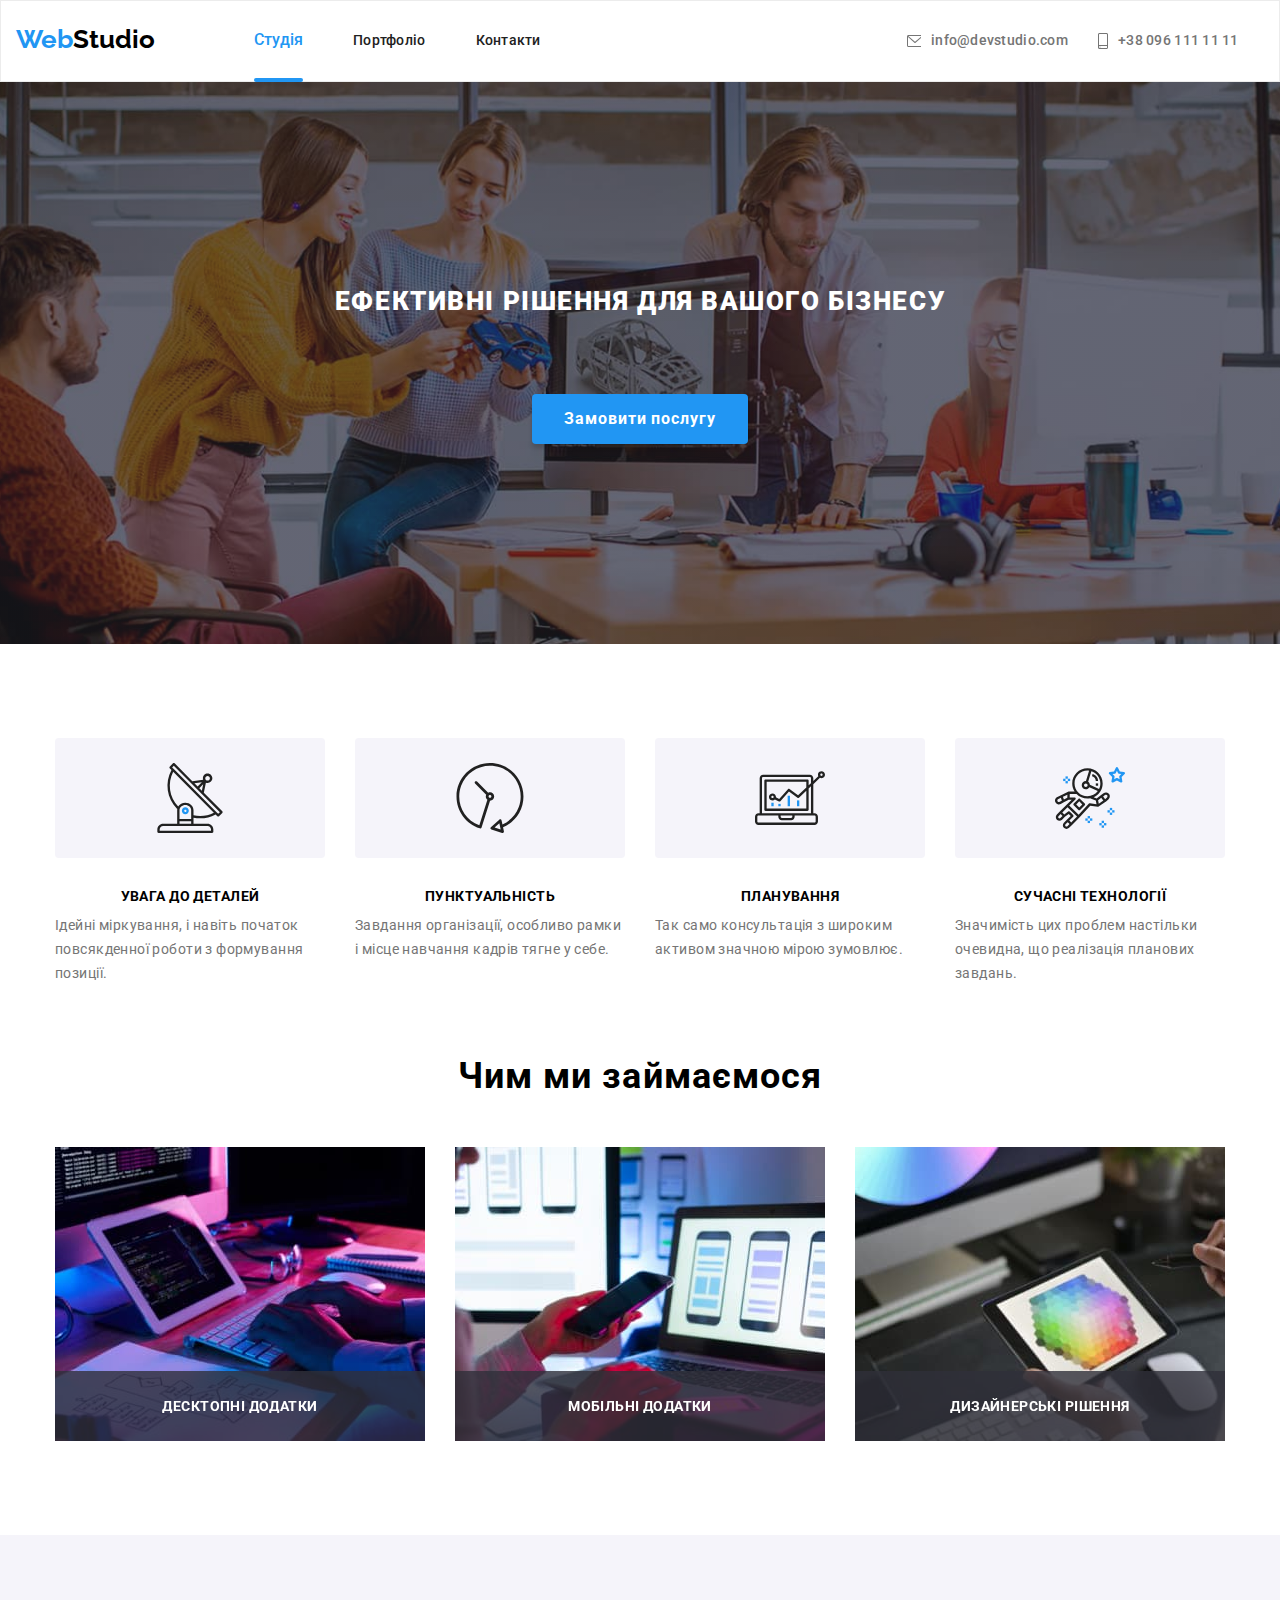
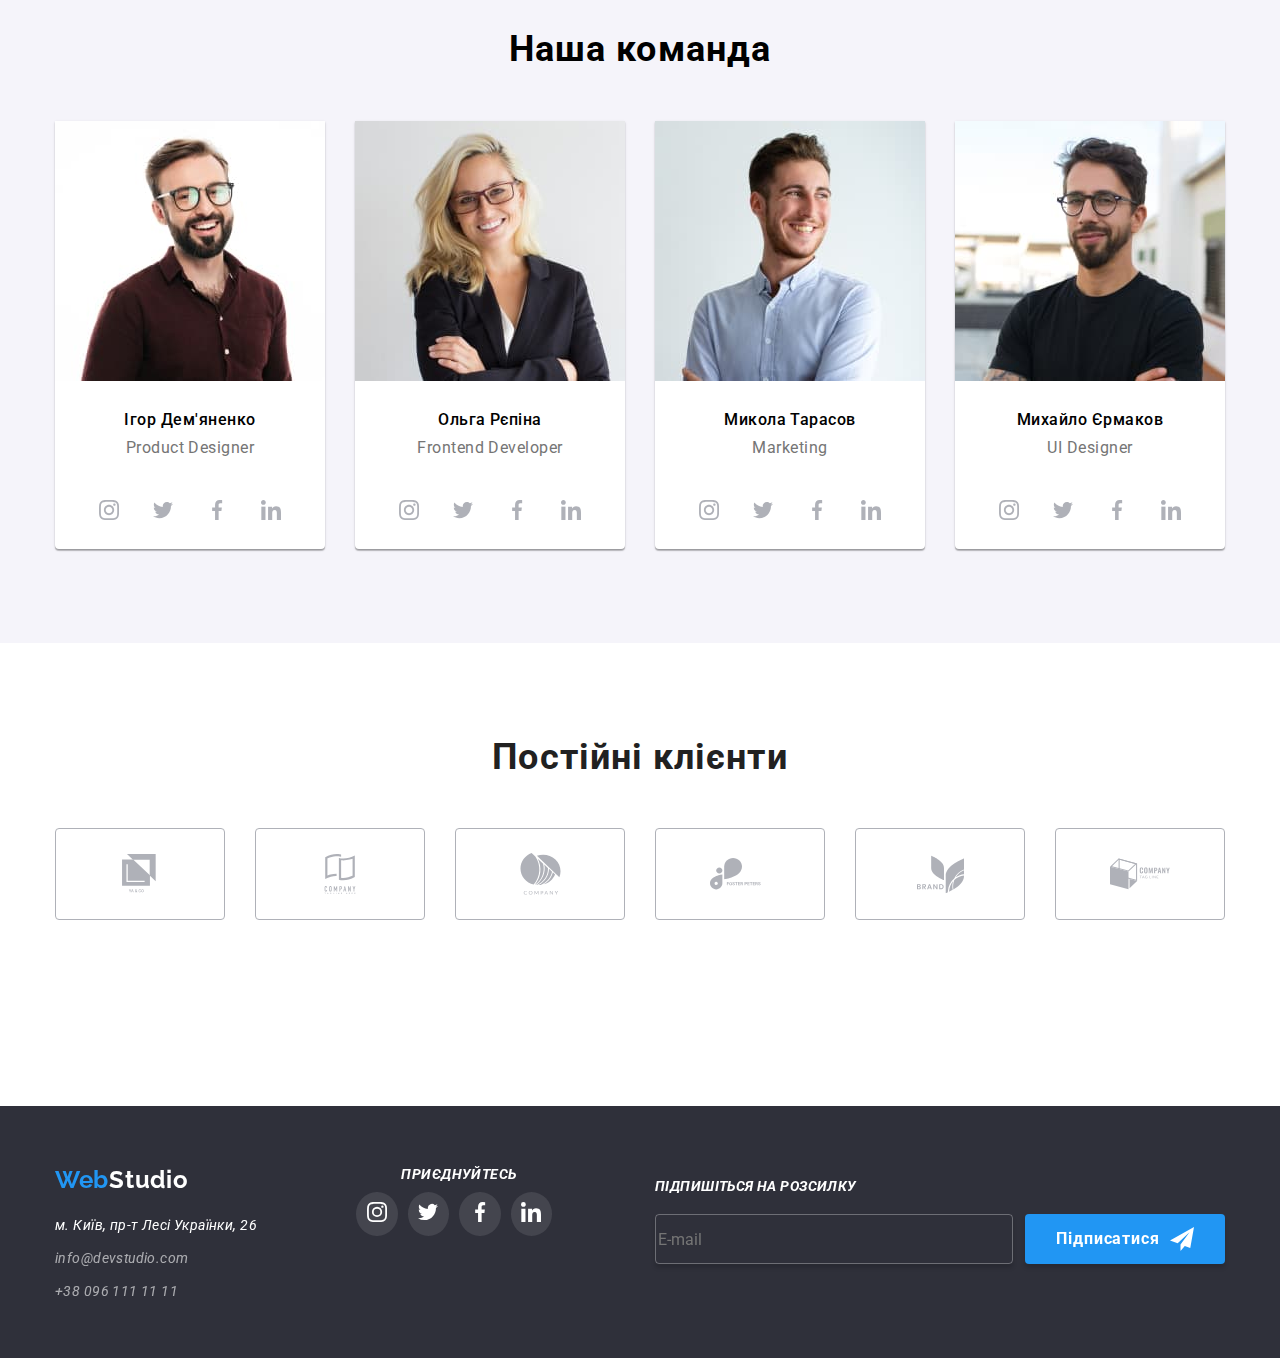
<file: index.html>
<!DOCTYPE html>
<html lang="en">

<head>
    <meta charset="UTF-8">
    <meta name="viewport" content="width=device-width, initial-scale=1.0">
    <title>Webstudio</title>
    <link rel="preconnect" href="https://fonts.googleapis.com">
    <link rel="preconnect" href="https://fonts.gstatic.com" crossorigin>
    <link
        href="https://fonts.googleapis.com/css2?family=Raleway:wght@700&family=Roboto:wght@400;500;700;900&display=swap"
        rel="stylesheet">
    <link rel="stylesheet"
        href="https://cdnjs.cloudflare.com/ajax/libs/modern-normalize/1.0.0/modern-normalize.min.css" />
    <!-- <link rel="stylesheet" href="./css/reset.css"> -->
    <!-- <link rel="stylesheet" href="./css/style.css"> -->
    <link rel="stylesheet" href="./css/main.min.css">
</head>


<body>
    <header class="header">
        <div class=" head">
            <nav class="nav">
                <a class="header__logo" href="/">Web<span class="header__logo--black">Studio</span></a>
                <input class="header__input" type="checkbox" id="toggle">
                <label class="label" for="toggle">
                    <svg class="label__button-opened" width="24" height="16" viewBox="0 0 24 16" fill="none"
                        xmlns="http://www.w3.org/2000/svg">
                        <path fill-rule="evenodd" clip-rule="evenodd"
                            d="M0 2.66667V0H24V2.66667H0ZM0 9.33333H24V6.66667H0V9.33333ZM0 16H24V13.3333H0V16Z"
                            fill="black" />
                    </svg>
                    <svg class="label__button-closed" width="19" height="19" viewBox="0 0 19 19" fill="none"
                        xmlns="http://www.w3.org/2000/svg">
                        <path
                            d="M18.6667 1.88L16.7867 0L9.33333 7.45334L1.88 0L0 1.88L7.45334 9.33333L0 16.7867L1.88 18.6667L9.33333 11.2133L16.7867 18.6667L18.6667 16.7867L11.2133 9.33333L18.6667 1.88Z"
                            fill="#212121" />
                    </svg>
                </label>
                <ul class="label-list">
                    <li class="label-list__item">
                        <h2 class="label-list__title"><a class="label-list__link--curent">Студія</a></h2>
                    </li>
                    <li class="label-list__item">
                        <h2 class="label-list__title"><a class="label-list__link">Портфоліо</a></h2>
                    </li>
                    <li class="label-list__item">
                        <h2 class="label-list__title"><a class="label-list__link">Контакти</a></h2>
                    </li>
                    <li class="label-list__item">
                        <a class="label-list__phone" href="mailto:info@devstudio.com">+38 096 111 11 11</a>
                    </li>
                    <li class="label-list__item">
                        <a class="label-list__email" href="tel:+380961111111">info@devstudio.com</a>
                    </li>
                    <li class="label-list__item">
                        <ul class="social-media-list">
                            <li class="social-media-list__item">
                                <p class="social-media-list__text">
                                    <a class="social-media-list__link" href="https://www.instagram.com/">Instagram</a>
                                </p>
                            </li>
                            <li class="social-media-list__item">
                                <p class="social-media-list__text">
                                    <a class="social-media-list__link" href="https://x.com/?lang=uk">Twitter</a>
                                </p>
                            </li>
                            <li class="social-media-list__item">
                                <p class="social-media-list__text">
                                    <a class="social-media-list__link"
                                        href="https://www.facebook.com/?locale=uk_UA">Facebook</a>
                                </p>
                            </li>
                            <li class="social-media-list__item">
                                <p class="social-media-list__text">
                                    <a class="social-media-list__link" href="https://ua.linkedin.com/">LinkedIn</a>
                                </p>
                            </li>
                        </ul>
                    </li>
                </ul>


                <ul class="header-list">
                    <li class="header-list__item"><a class="header-list__link--active" href="./index.html">Студія</a>
                    </li>
                    <li class="header-list__item"><a class="header-list__link" href="./portfolio.html">Портфоліо</a>
                    </li>
                    <li class="header-list__item"><a class="header-list__link" href="#contacts">Контакти</a>
                    </li>
                </ul>
            </nav>
            <ul class="list">
                <li class="list__item">
                    <a class="list__contacts" href="mailto:info@devstudio.com">
                        <svg class="list__svg" xmlns="http://www.w3.org/2000/svg" width="16" height="12" fill="none">
                            <path
                                d="M14.5 0h-13C.673 0 0 .673 0 1.5v9c0 .827.673 1.5 1.5 1.5h13c.827 0 1.5-.673 1.5-1.5v-9c0-.827-.673-1.5-1.5-1.5Zm0 1c.068 0 .133.014.192.039L8 6.839l-6.692-5.8A.498.498 0 0 1 1.5 1h13Zm0 10h-13a.5.5 0 0 1-.5-.5V2.095l6.672 5.783a.5.5 0 0 0 .656 0L15 2.095V10.5a.5.5 0 0 1-.5.5Z" />
                        </svg>
                        info@devstudio.com</a>
                </li>
                <li class="list__item">
                    <a class="list__contacts" href="tel:+380961111111">
                        <svg class="list__svg" xmlns="http://www.w3.org/2000/svg" width="10" height="16" fill="none">
                            <path
                                d="M8.5 0h-7C.673 0 0 .673 0 1.5v13c0 .827.673 1.5 1.5 1.5h7c.827 0 1.5-.673 1.5-1.5v-13C10 .673 9.327 0 8.5 0Zm-7 1h7a.5.5 0 0 1 .5.5V12H1V1.5a.5.5 0 0 1 .5-.5Zm7 14h-7a.5.5 0 0 1-.5-.5V13h8v1.5a.5.5 0 0 1-.5.5Z" />
                            <path
                                d="M2.354 13.739a.445.445 0 0 1 0 .66.525.525 0 0 1-.708 0 .445.445 0 0 1 0-.66.525.525 0 0 1 .708 0Z" />
                        </svg>
                        +38 096 111 11 11
                    </a>
                </li>
            </ul>
        </div>
    </header>
    <main class="main">
        <section class="hero">
            <div class="conteiner heromain">
                <h1 class="hero__title">Ефективні рішення для вашого бізнесу</h1>

                <button class="hero__button" type="button" data-modal-open>Замовити послугу</button>
                <div class="backdrop is-hidden" data-modal>
                    <div class="modal">
                        <button class="btn" data-modal-close>
                            <svg class="close-button" width="30" height="30">
                                <use href="./images/symbol-defs.svg#close-black"></use>
                            </svg>
                        </button>
                        <p class="modal__text">Залиште свої дані, ми вам передзвонимо</p>
                        <form class="form">
                            <div class="div">
                                <div class="form-div">
                                    <label class="form__label" for="username">Ім'я</label>
                                    <input class="form__input" type="text" id="username" required>
                                    <svg class="form__svg" width="18px" height="18px">
                                        <use href="./images/symbol-defs.svg#person-black"></use>
                                    </svg>
                                </div>
                                <div class="modal-form-div">
                                    <label class="form__label" for="userphone">Телефон</label>
                                    <input class="form__input" type="text" id="userphone" required>
                                    <svg class="form__svg" width="18px" height="18px">
                                        <use href="./images/symbol-defs.svg#phone-black"></use>
                                    </svg>
                                </div>
                                <div class="modal-form-div">
                                    <label class="form__label" for="usermail">Пошта</label>
                                    <input class="form__input" type="text" id="usermail" required>
                                    <svg class="form__svg" width="18px" height="18px">
                                        <use href="./images/symbol-defs.svg#email-black"></use>
                                    </svg>
                                </div>
                                <label class="form__label" for="coments">Коментар</label>
                                <textarea class="form__coments" id="coments" placeholder="Введіть текст"></textarea>
                                <input class="form__checkbox" type="checkbox" id="checkbox">
                                <label class="form__label--checkbox" for="checkbox">Погоджуюся з розсилкою та приймаю
                                    <a href="/">
                                        <span class="form__span">Умови договору</span>
                                    </a>
                                </label>
                                <button class="form__button">Відправити</button>
                            </div>
                        </form>
                    </div>
                </div>
            </div>
        </section>
        <section class="ourwork">
            <div class="conteiner ">
                <ul class="ourwork-list">
                    <li class="ourwork-list__item">
                        <h3 class="ourwork-list__title">УВАГА ДО ДЕТАЛЕЙ</h3>
                        <p class="ourwork-list__text">Ідейні міркування, і навіть початок повсякденної роботи з
                            формування
                            позиції.
                        </p>
                    </li>
                    <li class="ourwork-list__item">
                        <h3 class="ourwork-list__title">ПУНКТУАЛЬНІСТЬ</h3>
                        <p class="ourwork-list__text">Завдання організації, особливо рамки і місце навчання кадрів тягне
                            у себе.
                        </p>
                    </li>
                    <li class="ourwork-list__item">
                        <h3 class="ourwork-list__title">ПЛАНУВАННЯ</h3>
                        <p class="ourwork-list__text">Так само консультація з широким активом значною мірою зумовлює.
                        </p>
                    </li>
                    <li class="ourwork-list__item">
                        <h3 class="ourwork-list__title">СУЧАСНІ ТЕХНОЛОГІЇ</h3>
                        <p class="ourwork-list__text">Значимість цих проблем настільки очевидна, що реалізація планових
                            завдань.
                        </p>
                    </li>
                </ul>
            </div>
        </section>
        <section class="images">
            <div class="conteiner image">
                <h3 class="images__ourjob">Чим ми займаємося</h3>
                <ul class="images__list">
                    <li class="images__item">
                        <picture>
                            <source srcset="./images/doing-1-1x.jpg, ./images/doing-1-2x.jpg"
                                media="(min-width: 1200px)">
                            <img class="images__img" src="./images/doing-1-1x.jpg" alt="програмування">
                        </picture>
                        <p class="images__text">Десктопні додатки</p>
                    </li>
                    <li class="images__item">
                        <picture>
                            <source srcset="./images/doing-2-1x.jpg, ./images/doing-2-2x.jpg"
                                media="(min-width: 1200px)">
                            <img class="images__img" src="./images/doing-2-1x.jpg" alt="дизайн">
                        </picture>

                        <p class="images__text">Мобільні додатки</p>
                    </li>
                    <li class="images__item">
                        <picture>
                            <source srcset="./images/doing-3-1x.jpg, ./images/doing-3-2x.jpg"
                                media="(min-width: 1200px)">
                            <img class="images__img" src="./images/doing-3-1x.jpg" alt="оформлення">
                        </picture>
                        <p class="images__text">Дизайнерські рішення</p>
                    </li>
                </ul>
            </div>
        </section>
        <section class="workers">
            <div class="conteiner">
                <h2 class="workers__title">Наша команда</h2>
                <ul class="workers-list">
                    <li class="workers-list__item">
                        <picture>
                            <source srcset="./images/igor-d-1x.jpg, ./images/igor-d-2x.jpg" media="(min-width: 1200px)">
                            <source srcset="./images/igor-t-1x.jpg, ./images/igor-t-2x.jpg" media="(min-width: 768px)">
                            <source srcset="./images/igor-m-1x.jpg, ./images/igor-m-2x.jpg" media="(min-width: 480px)">
                            <img class="workers-list__img" src="./images/igor-m-1x.jpg" alt="Ігор">
                        </picture>
                        <p class="workers-list__text">Ігор Дем'яненко</p>
                        <h3 class="workers-list__title">Product Designer</h3>
                        <ul class="workers-list--social-media">
                            <li class="workers-list__item--social-media">
                                <a class="workers-list__link" href="https://www.instagram.com/">
                                    <svg class="svgs" width="20" height="20">
                                        <use href="./images/symboldefs.svg#instagram"></use>
                                    </svg>
                                </a>
                            </li>
                            <li class="workers-list__item--social-media">
                                <a class="workers-list__link" href="https://twitter.com/">
                                    <svg class="svgs" width="20" height="20">
                                        <use href="./images/symboldefs.svg#twitter"></use>
                                    </svg>
                                </a>
                            </li>
                            <li class="workers-list__item--social-media">
                                <a class="workers-list__link" href="https://uk-ua.facebook.com/">
                                    <svg class="svgs" width="20" height="20">
                                        <use href="./images/symboldefs.svg#facebook"></use>
                                    </svg>
                                </a>
                            </li>
                            <li class="workers-list__item--social-media">
                                <a class="workers-list__link" href="https://ua.linkedin.com/">
                                    <svg class="svgs" width="20" height="20">
                                        <use href="./images/symboldefs.svg#linkedin"></use>
                                    </svg>
                                </a>
                            </li>
                        </ul>
                    </li>
                    <li class="workers-list__item">
                        <picture>
                            <source srcset="./images/olha-d-1x.jpg, ./images/olha-d-2x.jpg" media="(min-width: 1200px)">
                            <source srcset="./images/olha-t-1x.jpg, ./images/olha-t-2x.jpg" media="(min-width: 768px)">
                            <source srcset="./images/olha-m-1x.jpg, ./images/olha-m-2x.jpg" media="(min-width: 480px)">

                            <img class="workers-list__img" src="./images/olha-m-1x.jpg" alt="Ольга">
                        </picture>
                        <p class="workers-list__text">Ольга Рєпіна</p>
                        <h3 class="workers-list__title">Frontend Developer</h3>
                        <ul class="workers-list--social-media">
                            <li class="workers-list__item--social-media">
                                <a class="workers-list__link" href="https://www.instagram.com/">
                                    <svg class="svgs" width="20" height="20">
                                        <use href="./images/symboldefs.svg#instagram"></use>
                                    </svg>
                                </a>
                            </li>
                            <li class="workers-list__item--social-media">
                                <a class="workers-list__link" href="https://twitter.com/">
                                    <svg class="svgs" width="20" height="20">
                                        <use href="./images/symboldefs.svg#twitter"></use>
                                    </svg>
                                </a>
                            </li>
                            <li class="workers-list__item--social-media">
                                <a class="workers-list__link" href="https://uk-ua.facebook.com/">
                                    <svg class="svgs" width="20" height="20">
                                        <use href="./images/symboldefs.svg#facebook"></use>
                                    </svg>
                                </a>
                            </li>
                            <li class="workers-list__item--social-media">
                                <a class="workers-list__link" href="https://ua.linkedin.com/">
                                    <svg class="svgs" width="20" height="20">
                                        <use href="./images/symboldefs.svg#linkedin"></use>
                                    </svg>
                                </a>
                            </li>
                        </ul>
                    </li>
                    <li class="workers-list__item">
                        <picture>
                            <source srcset="./images/micola-d-1x.jpg, ./images/micola-d-2x.jpg"
                                media="(min-width: 1200px)">
                            <source srcset="./images/micola-t-1x.jpg, ./images/micola-t-2x.jpg"
                                media="(min-width: 768px)">
                            <source srcset="./images/micola-m-1x.jpg, ./images/micola-m-2x.jpg"
                                media="(min-width: 480px)">
                            <img class="workers-list__img" src="./images/micola-m-1x.jpg" alt="Микола">
                        </picture>
                        <p class="workers-list__text">Микола Тарасов</p>
                        <h3 class="workers-list__title">Marketing</h3>
                        <ul class="workers-list--social-media">
                            <li class="workers-list__item--social-media">
                                <a class="workers-list__link" href="https://www.instagram.com/">
                                    <svg width="20" height="20">
                                        <use href="./images/symboldefs.svg#instagram"></use>
                                    </svg>
                                </a>
                            </li>
                            <li class="workers-list__item--social-media">
                                <a class="workers-list__link" href="https://twitter.com/">
                                    <svg class="svgs" width="20" height="20">
                                        <use href="./images/symboldefs.svg#twitter"></use>
                                    </svg>
                                </a>
                            </li>
                            <li class="workers-list__item--social-media">
                                <a class="workers-list__link" href="https://uk-ua.facebook.com/">
                                    <svg class="svgs" width="20" height="20">
                                        <use href="./images/symboldefs.svg#facebook"></use>
                                    </svg>
                                </a>
                            </li>
                            <li class="workers-list__item--social-media">
                                <a class="workers-list__link" href="https://ua.linkedin.com/">
                                    <svg class="svgs" width="20" height="20">
                                        <use href="./images/symboldefs.svg#linkedin"></use>
                                    </svg>
                                </a>
                            </li>
                        </ul>
                    </li>
                    <li class="workers-list__item">
                        <picture>
                            <source srcset="./images/mihailo-d-1x.jpg, ./images/mihailo-d-2x.jpg"
                                media="(min-width: 1200px)">
                            <source srcset="./images/mihailo-t-1x.jpg, ./images/mihailo-t-2x.jpg"
                                media="(min-width: 768px)">
                            <source srcset="./images/mihailo-m-1x.jpg, ./images/mihailo-m-2x.jpg"
                                media="(min-width: 480px)">
                            <img class="workers-list__img" src="./images/mihailo-m-1x.jpg" alt="Михайло">
                        </picture>
                        <p class="workers-list__text">Михайло Єрмаков</p>
                        <h3 class="workers-list__title">UI Designer</h3>
                        <ul class="workers-list--social-media">
                            <li class="workers-list__item--social-media">
                                <a class="workers-list__link" href="https://www.instagram.com/">
                                    <svg width="20" height="20">
                                        <use href="./images/symboldefs.svg#instagram"></use>
                                    </svg>
                                </a>
                            </li>
                            <li class="workers-list__item--social-media">
                                <a class="workers-list__link" href="https://twitter.com/">
                                    <svg class="svgs" width="20" height="20">
                                        <use href="./images/symboldefs.svg#twitter"></use>
                                    </svg>
                                </a>
                            </li>
                            <li class="workers-list__item--social-media">
                                <a class="workers-list__link" href="https://uk-ua.facebook.com/">
                                    <svg class="svgs" width="20" height="20">
                                        <use href="./images/symboldefs.svg#facebook"></use>
                                    </svg>
                                </a>
                            </li>
                            <li class="workers-list__item--social-media">
                                <a class="workers-list__link" href="https://ua.linkedin.com/">
                                    <svg class="svgs" width="20" height="20">
                                        <use href="./images/symboldefs.svg#linkedin"></use>
                                    </svg>
                                </a>
                            </li>
                        </ul>
                    </li>
                </ul>
            </div>
        </section>
        <section class="clients">
            <div class="conteiner">
                <h2 class="clients__title">Постійні клієнти</h2>
                <ul class="clients-list">
                    <li class="clients-list__item">
                        <svg class="svg" width="41" height="47">
                            <use href="./images/symboldefs.svg#group-1"></use>
                        </svg>
                    </li>
                    <li class="clients-list__item">
                        <svg class="svg" width="40" height="52">
                            <use href="./images/symboldefs.svg#group-2"></use>
                        </svg>
                    </li>
                    <li class="clients-list__item">
                        <svg class="svg" width="45" height="42">
                            <use href="./images/symboldefs.svg#group-3"></use>
                        </svg>
                    </li>
                    <li class="clients-list__item">
                        <svg class="svg" width="106" height="60">
                            <use width="106" height="60" href="./images/symboldefs.svg#group-4"></use>
                        </svg>
                    </li>
                    <li class="clients-list__item">
                        <svg class="svg" width="63" height="47">
                            <use href="./images/symboldefs.svg#group-5"></use>
                        </svg>
                    </li>
                    <li class="clients-list__item">
                        <svg class="svg" width="106" height="60">
                            <use width="106" height="60" href="./images/symboldefs.svg#group-6"></use>
                        </svg>
                    </li>
                </ul>
            </div>
        </section>
    </main>
    <footer class="footer">
        <div class="conteiner foot">
            <a class="footer__logo" href="/">Web<span class="footer__logo--white">Studio</span></a>
            <address class="address" id="contacts">
                <ul class="footer-list">
                    <li class="footer-list__item address">
                        <p class="location">м. Київ, пр-т Лесі Українки, 26</p>
                    </li>
                    <li class="footer-list__item">
                        <a class="footer-list__link" href="/">info@devstudio.com</a>
                    </li>
                    <li class="footer-list__item">
                        <a class="footer-list__phone-number" href="/">+38 096 111 11 11</a>
                    </li>
                </ul>
                <ul class="links-list">
                    <li class="links-list__item">
                        <h3 class="links-list__title">приєднуйтесь</h3>
                    </li>
                    <li class="links-list__item">
                        <ul class="social-list">
                            <li class="social-list__item">
                                <a class="social-list__link" href="https://www.instagram.com/">
                                    <svg xmlns="http://www.w3.org/2000/svg" width="20" height="20" fill="none">
                                        <g fill="#fff" clip-path="url(#a)">
                                            <path
                                                d="M19.98 5.88c-.046-1.063-.218-1.793-.464-2.426a4.88 4.88 0 0 0-1.157-1.774 4.922 4.922 0 0 0-1.77-1.153C15.952.281 15.226.11 14.163.063 13.093.012 12.753 0 10.037 0 7.322 0 6.982.012 5.915.059 4.853.105 4.122.277 3.49.523A4.88 4.88 0 0 0 1.715 1.68 4.924 4.924 0 0 0 .563 3.45C.316 4.087.145 4.813.098 5.876c-.051 1.07-.063 1.41-.063 4.126 0 2.715.012 3.055.059 4.122.047 1.063.219 1.793.465 2.426a4.932 4.932 0 0 0 1.156 1.774c.5.508 1.106.902 1.77 1.152.637.247 1.364.419 2.426.465 1.067.047 1.407.059 4.122.059 2.716 0 3.056-.012 4.122-.059 1.063-.046 1.793-.218 2.426-.464a5.116 5.116 0 0 0 2.927-2.927c.246-.637.418-1.364.465-2.426.047-1.067.058-1.407.058-4.122s-.004-3.055-.05-4.122Zm-1.8 8.166c-.044.977-.208 1.504-.344 1.856a3.318 3.318 0 0 1-1.9 1.898c-.35.137-.882.301-1.855.344-1.055.047-1.371.059-4.04.059-2.668 0-2.989-.012-4.04-.059-.977-.043-1.504-.207-1.856-.344a3.077 3.077 0 0 1-1.148-.746 3.11 3.11 0 0 1-.747-1.148c-.136-.352-.3-.883-.343-1.856-.047-1.055-.059-1.372-.059-4.04 0-2.669.012-2.99.059-4.04.043-.977.207-1.504.343-1.856A3.04 3.04 0 0 1 3 2.965a3.105 3.105 0 0 1 1.15-.746c.35-.137.882-.3 1.855-.344 1.055-.046 1.372-.058 4.04-.058 2.672 0 2.989.012 4.04.058.977.043 1.504.207 1.856.344.433.16.828.414 1.148.746.332.325.586.715.747 1.15.136.35.3.882.343 1.855.047 1.055.059 1.371.059 4.04 0 2.668-.012 2.98-.059 4.036Z" />
                                            <path
                                                d="M10.037 4.864A5.139 5.139 0 0 0 4.9 10.002a5.139 5.139 0 0 0 10.276 0 5.139 5.139 0 0 0-5.138-5.138Zm0 8.47a3.333 3.333 0 1 1 .001-6.666 3.333 3.333 0 0 1 0 6.667ZM16.578 4.661a1.2 1.2 0 1 1-2.4 0 1.2 1.2 0 0 1 2.4 0Z" />
                                        </g>
                                        <defs>
                                            <clipPath id="a">
                                                <path fill="#fff" d="M0 0h20v20H0z" />
                                            </clipPath>
                                        </defs>
                                    </svg>
                                </a>
                            </li>
                            <li class="social-list__item">
                                <a class="social-list__link" href="https://twitter.com/?lang=uk">
                                    <svg xmlns="http://www.w3.org/2000/svg" width="20" height="20" fill="none">
                                        <g clip-path="url(#a)">
                                            <path fill="#fff"
                                                d="M20 3.799a8.549 8.549 0 0 1-2.363.647 4.077 4.077 0 0 0 1.804-2.266 8.192 8.192 0 0 1-2.6.992A4.099 4.099 0 0 0 9.75 5.976c0 .325.027.638.095.935-3.409-.166-6.425-1.8-8.451-4.288A4.128 4.128 0 0 0 .83 4.694c0 1.42.732 2.679 1.821 3.407A4.05 4.05 0 0 1 .8 7.597v.045a4.119 4.119 0 0 0 3.285 4.03 4.09 4.09 0 0 1-1.075.134c-.262 0-.527-.015-.776-.07.531 1.624 2.038 2.818 3.831 2.856a8.238 8.238 0 0 1-5.084 1.75A7.67 7.67 0 0 1 0 16.284a11.543 11.543 0 0 0 6.29 1.84c7.545 0 11.67-6.25 11.67-11.668 0-.18-.006-.356-.015-.53A8.179 8.179 0 0 0 20 3.8Z" />
                                        </g>
                                        <defs>
                                            <clipPath id="a">
                                                <path fill="#fff" d="M0 0h20v20H0z" />
                                            </clipPath>
                                        </defs>
                                    </svg>
                                </a>
                            </li>
                            <li class="social-list__item">
                                <a class="social-list__link" href="https://uk-ua.facebook.com/">
                                    <svg xmlns="http://www.w3.org/2000/svg" width="20" height="20" fill="none">
                                        <g clip-path="url(#a)">
                                            <path fill="#fff"
                                                d="M13.33 3.32h1.827V.14a23.576 23.576 0 0 0-2.66-.14C9.864 0 8.06 1.656 8.06 4.7v2.8H5.156v3.555H8.06V20h3.562v-8.944h2.787l.443-3.555h-3.231V5.05c0-1.027.277-1.73 1.709-1.73Z" />
                                        </g>
                                        <defs>
                                            <clipPath id="a">
                                                <path fill="#fff" d="M0 0h20v20H0z" />
                                            </clipPath>
                                        </defs>
                                    </svg>
                                </a>
                            </li>
                            <li class="social-list__item">
                                <a class="social-list__link" href="https://ua.linkedin.com/">
                                    <svg xmlns="http://www.w3.org/2000/svg" width="20" height="20" fill="none">
                                        <g fill="#fff" clip-path="url(#a)">
                                            <path
                                                d="M19.995 20H20v-7.336c0-3.588-.773-6.352-4.967-6.352-2.017 0-3.37 1.106-3.923 2.156h-.058V6.647H7.074v13.352h4.142v-6.611c0-1.741.33-3.425 2.486-3.425 2.124 0 2.155 1.987 2.155 3.536V20h4.138ZM.33 6.647h4.147V20H.33V6.647ZM2.402 0A2.402 2.402 0 0 0 0 2.402c0 1.325 1.076 2.424 2.402 2.424 1.325 0 2.401-1.098 2.401-2.424A2.403 2.403 0 0 0 2.402 0Z" />
                                        </g>
                                        <defs>
                                            <clipPath id="a">
                                                <path fill="#fff" d="M0 0h20v20H0z" />
                                            </clipPath>
                                        </defs>
                                    </svg>
                                </a>
                            </li>
                        </ul>
                    </li>
                </ul>
                <div class="sending">
                    <p class="footer__text--sending">
                        Підпишіться на розсилку
                    </p>
                    <form class="footer__form">
                        <input class="footer__input" type="text" id="rozsilka" placeholder="E-mail">
                        <button class="footer__button--subscribe">Підписатися
                            <svg class="footer-svg">
                                <use href="./images/symboldefs.svg#send"></use>
                            </svg>
                        </button>
                    </form>
                </div>
            </address>
        </div>
    </footer>
    <script src="./js/modal.js"></script>
</body>

</html>
</file>
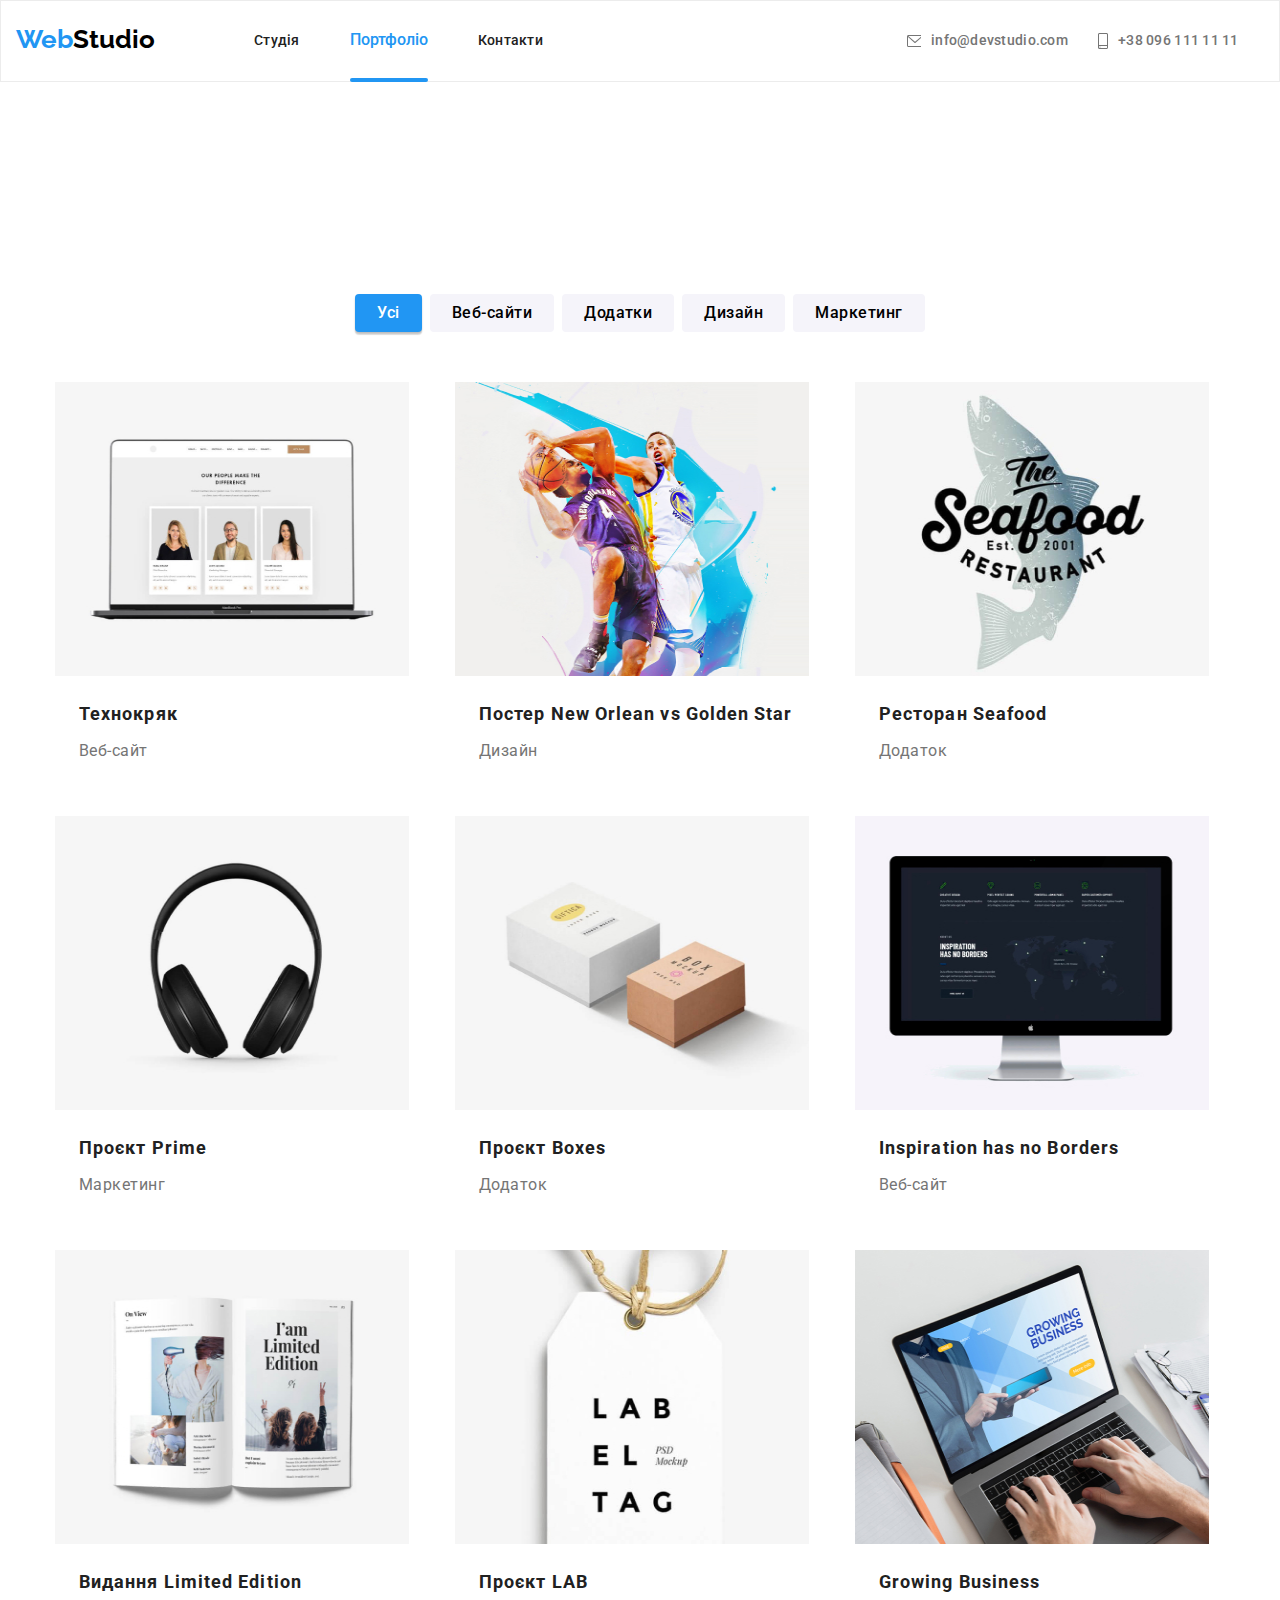
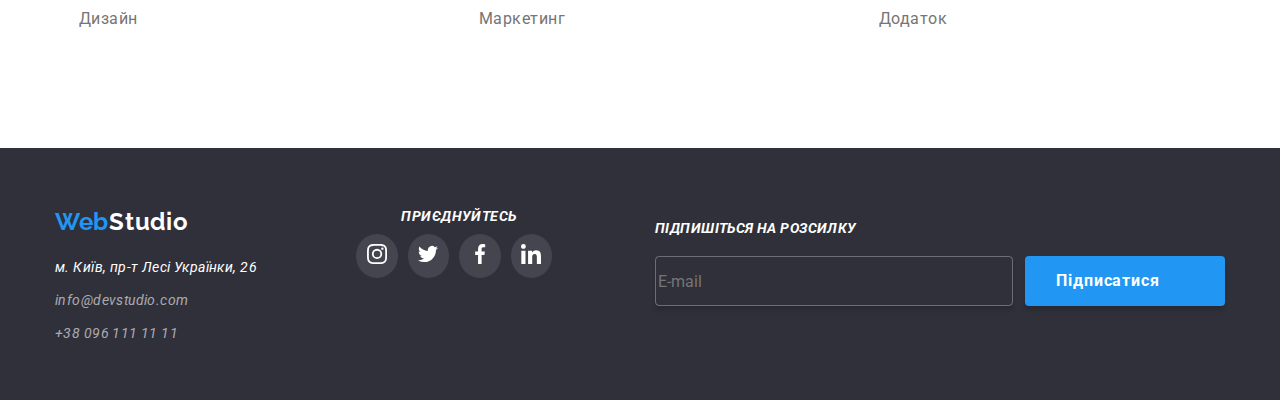
<file: portfolio.html>
<!DOCTYPE html>
<html lang="en">

<head>
    <meta charset="UTF-8">
    <meta name="viewport" content="width=device-width, initial-scale=1.0">
    <title>Portfolio</title>
    <link rel="preconnect" href="https://fonts.googleapis.com">
    <link rel="preconnect" href="https://fonts.gstatic.com" crossorigin>
    <link
        href="https://fonts.googleapis.com/css2?family=Raleway:wght@400;500;700;900&family=Roboto:wght@400;500;700;900&display=swap"
        rel="stylesheet">
    <link rel="stylesheet"
        href="https://cdnjs.cloudflare.com/ajax/libs/modern-normalize/1.0.0/modern-normalize.min.css" />
    <!-- <link rel="stylesheet" href="./css/reset.css"> -->
    <!-- <link rel="stylesheet" href="./css/style.css"> -->
    <link rel="stylesheet" href="./css/main.min.css">

<body>
    <header class="header">
        <div class=" head">
            <nav class="nav">
                <a class="header__logo" href="/">Web<span class="header__logo--black">Studio</span></a>
                <input class="header__input" type="checkbox" id="toggle">
                <label class="label" for="toggle">
                    <svg class="label__button-opened" width="24" height="16" viewBox="0 0 24 16" fill="none"
                        xmlns="http://www.w3.org/2000/svg">
                        <path fill-rule="evenodd" clip-rule="evenodd"
                            d="M0 2.66667V0H24V2.66667H0ZM0 9.33333H24V6.66667H0V9.33333ZM0 16H24V13.3333H0V16Z"
                            fill="black" />
                    </svg>
                    <svg class="label__button-closed" width="19" height="19" viewBox="0 0 19 19" fill="none"
                        xmlns="http://www.w3.org/2000/svg">
                        <path
                            d="M18.6667 1.88L16.7867 0L9.33333 7.45334L1.88 0L0 1.88L7.45334 9.33333L0 16.7867L1.88 18.6667L9.33333 11.2133L16.7867 18.6667L18.6667 16.7867L11.2133 9.33333L18.6667 1.88Z"
                            fill="#212121" />
                    </svg>
                </label>
                <ul class="label-list">
                    <li class="label-list__item">
                        <h2 class="label-list__title"><a class="label-list__link--curent">Студія</a></h2>
                    </li>
                    <li class="label-list__item">
                        <h2 class="label-list__title"><a class="label-list__link">Портфоліо</a></h2>
                    </li>
                    <li class="label-list__item">
                        <h2 class="label-list__title"><a class="label-list__link">Контакти</a></h2>
                    </li>
                    <li class="label-list__item">
                        <a class="label-list__phone" href="mailto:info@devstudio.com">+38 096 111 11 11</a>
                    </li>
                    <li class="label-list__item">
                        <a class="label-list__email" href="tel:+380961111111">info@devstudio.com</a>
                    </li>
                    <li class="label-list__item">
                        <ul class="social-media-list">
                            <li class="social-media-list__item">
                                <p class="social-media-list__text">
                                    <a class="social-media-list__link" href="https://www.instagram.com/">Instagram</a>
                                </p>
                            </li>
                            <li class="social-media-list__item">
                                <p class="social-media-list__text">
                                    <a class="social-media-list__link" href="https://x.com/?lang=uk">Twitter</a>
                                </p>
                            </li>
                            <li class="social-media-list__item">
                                <p class="social-media-list__text">
                                    <a class="social-media-list__link"
                                        href="https://www.facebook.com/?locale=uk_UA">Facebook</a>
                                </p>
                            </li>
                            <li class="social-media-list__item">
                                <p class="social-media-list__text">
                                    <a class="social-media-list__link" href="https://ua.linkedin.com/">LinkedIn</a>
                                </p>
                            </li>
                        </ul>
                    </li>
                </ul>


                <ul class="header-list">
                    <li class="header-list__item"><a class="header-list__link" href="./index.html">Студія</a>
                    </li>
                    <li class="header-list__item"><a class="header-list__link--active"
                            href="./portfolio.html">Портфоліо</a>
                    </li>
                    <li class="header-list__item"><a class="header-list__link" href="#contacts">Контакти</a>
                    </li>
                </ul>
            </nav>
            <ul class="list">
                <li class="list__item">
                    <a class="list__contacts" href="mailto:info@devstudio.com">
                        <svg class="list__svg" xmlns="http://www.w3.org/2000/svg" width="16" height="12" fill="none">
                            <path
                                d="M14.5 0h-13C.673 0 0 .673 0 1.5v9c0 .827.673 1.5 1.5 1.5h13c.827 0 1.5-.673 1.5-1.5v-9c0-.827-.673-1.5-1.5-1.5Zm0 1c.068 0 .133.014.192.039L8 6.839l-6.692-5.8A.498.498 0 0 1 1.5 1h13Zm0 10h-13a.5.5 0 0 1-.5-.5V2.095l6.672 5.783a.5.5 0 0 0 .656 0L15 2.095V10.5a.5.5 0 0 1-.5.5Z" />
                        </svg>
                        info@devstudio.com</a>
                </li>
                <li class="list__item">
                    <a class="list__contacts" href="tel:+380961111111">
                        <svg class="list__svg" xmlns="http://www.w3.org/2000/svg" width="10" height="16" fill="none">
                            <path
                                d="M8.5 0h-7C.673 0 0 .673 0 1.5v13c0 .827.673 1.5 1.5 1.5h7c.827 0 1.5-.673 1.5-1.5v-13C10 .673 9.327 0 8.5 0Zm-7 1h7a.5.5 0 0 1 .5.5V12H1V1.5a.5.5 0 0 1 .5-.5Zm7 14h-7a.5.5 0 0 1-.5-.5V13h8v1.5a.5.5 0 0 1-.5.5Z" />
                            <path
                                d="M2.354 13.739a.445.445 0 0 1 0 .66.525.525 0 0 1-.708 0 .445.445 0 0 1 0-.66.525.525 0 0 1 .708 0Z" />
                        </svg>
                        +38 096 111 11 11
                    </a>
                </li>
            </ul>
        </div>
    </header>
    <main>
        <section class="all">
            <div class="conteiner">
                <ul class="portfolios-list">
                    <li class="portfolios-list__item">
                        <button class="portfolios-list__button--activ-link">Усі</button>
                    </li>
                    <li class="portfolios-list__item">
                        <button class="portfolios-list__button">Веб-сайти</button>
                    </li>
                    <li class="portfolios-list__item">
                        <button class="portfolios-list__button">Додатки</button>
                    </li>
                    <li class="portfolios-list__item">
                        <button class="portfolios-list__button">Дизайн</button>
                    </li>
                    <li class="portfolios-list__item">
                        <button class="portfolios-list__button">Маркетинг</button>
                    </li>
                </ul>
                <ul class="works-list">
                    <li class="works-list__item">
                        <a class="card__link" href="#">
                            <div class="card-overlay-box">
                                <img class="img" src="./images-portfolio/img.jpg" alt="технокряк">
                                <p class="card__text">Ресурс пропонує комплексні
                                    пропозиції з різним рівнем
                                    функціоналу та сервісів. Все це
                                    дозволить відвідувачу отримати
                                    вичерпні відомості про компанію
                                    чи приватну особу.</p>
                            </div>
                            <h2 class="works-list__title">Технокряк</h2>
                            <p class="works-list__text">Веб-сайт</p>
                        </a>
                    </li>
                    <li class="works-list__item">
                        <a class="card__link" href="#">
                            <div class="card-overlay-box">
                                <img class="img" src="./images-portfolio/img-2.jpg"
                                    alt="Постер New Orlean vs Golden Star">
                                <p class="card__text">Ресурс пропонує комплексні
                                    пропозиції з різним рівнем
                                    функціоналу та сервісів. Все це
                                    дозволить відвідувачу отримати
                                    вичерпні відомості про компанію
                                    чи приватну особу.</p>
                            </div>
                            <h2 class="works-list__title">Постер New Orlean vs Golden Star</h2>
                            <p class="works-list__text">Дизайн</p>
                        </a>
                    </li>
                    <li class="works-list__item">
                        <a class="card__link" href="#">
                            <div class="card-overlay-box">
                                <img class="img" src="./images-portfolio/img-3.jpg" alt="Ресторан Seafood">
                                <p class="card__text">Ресурс пропонує комплексні
                                    пропозиції з різним рівнем
                                    функціоналу та сервісів. Все це
                                    дозволить відвідувачу отримати
                                    вичерпні відомості про компанію
                                    чи приватну особу.</p>
                            </div>
                            <h2 class="works-list__title">Ресторан Seafood</h2>
                            <p class="works-list__text">Додаток</p>
                        </a>
                    </li>
                    <li class="works-list__item">
                        <a class="card__link" href="#">
                            <div class="card-overlay-box">
                                <img class="img" src="./images-portfolio/img-4.jpg" alt="Проєкт Prime">
                                <p class="card__text">Ресурс пропонує комплексні
                                    пропозиції з різним рівнем
                                    функціоналу та сервісів. Все це
                                    дозволить відвідувачу отримати
                                    вичерпні відомості про компанію
                                    чи приватну особу.</p>
                            </div>
                            <h2 class="works-list__title">Проєкт Prime</h2>
                            <p class="works-list__text">Маркетинг</p>
                        </a>
                    </li>
                    <li class="works-list__item">
                        <a class="card__link" href="#">
                            <div class="card-overlay-box">
                                <img class="img" src="./images-portfolio/img-5.jpg" alt="Проєкт Boxes">
                                <p class="card__text">Ресурс пропонує комплексні
                                    пропозиції з різним рівнем
                                    функціоналу та сервісів. Все це
                                    дозволить відвідувачу отримати
                                    вичерпні відомості про компанію
                                    чи приватну особу.</p>
                            </div>
                            <h2 class="works-list__title">Проєкт Boxes</h2>
                            <p class="works-list__text">Додаток</p>
                        </a>
                    </li>
                    <li class="works-list__item">
                        <a class="card__link" href="#">
                            <div class="card-overlay-box">
                                <img class="img" src="./images-portfolio/img-6.jpg" alt="Inspiration has no Borders">
                                <p class="card__text">Ресурс пропонує комплексні
                                    пропозиції з різним рівнем
                                    функціоналу та сервісів. Все це
                                    дозволить відвідувачу отримати
                                    вичерпні відомості про компанію
                                    чи приватну особу.</p>
                            </div>
                            <h2 class="works-list__title">Inspiration has no Borders</h2>
                            <p class="works-list__text">Веб-сайт</p>
                        </a>
                    </li>
                    <li class="works-list__item">
                        <a class="card__link" href="#">
                            <div class="card-overlay-box">
                                <img class="img" src="./images-portfolio/img-7.jpg" alt="Видання Limited Edition">
                                <p class="card__text">Ресурс пропонує комплексні
                                    пропозиції з різним рівнем
                                    функціоналу та сервісів. Все це
                                    дозволить відвідувачу отримати
                                    вичерпні відомості про компанію
                                    чи приватну особу.</p>
                            </div>
                            <h2 class="works-list__title">Видання Limited Edition</h2>
                            <p class="works-list__text">Дизайн</p>
                        </a>
                    </li>
                    <li class="works-list__item">
                        <a class="card__link" href="#">
                            <div class="card-overlay-box">
                                <img class="img" src="./images-portfolio/img-8.jpg" alt="Проєкт LAB">
                                <p class="card__text">Ресурс пропонує комплексні
                                    пропозиції з різним рівнем
                                    функціоналу та сервісів. Все це
                                    дозволить відвідувачу отримати
                                    вичерпні відомості про компанію
                                    чи приватну особу.</p>
                            </div>
                            <h2 class="works-list__title">Проєкт LAB</h2>
                            <p class="works-list__text">Маркетинг</p>
                        </a>
                    </li>
                    <li class="works-list__item">
                        <a class="card__link" href="#">
                            <div class="card-overlay-box">
                                <img class="img" src="./images-portfolio/img-9.jpg" alt="Growing Business">
                                <p class="card__text">Ресурс пропонує комплексні
                                    пропозиції з різним рівнем
                                    функціоналу та сервісів. Все це
                                    дозволить відвідувачу отримати
                                    вичерпні відомості про компанію
                                    чи приватну особу.</p>
                            </div>
                            <h2 class="works-list__title">Growing Business</h2>
                            <p class="works-list__text">Додаток</p>
                        </a>
                    </li>
                </ul>
            </div>
        </section>
    </main>
    <footer class="footer">
        <div class="conteiner foot">
            <a class="footer__logo" href="/">Web<span class="footer__logo--white">Studio</span></a>
            <address class="address" id="contacts">
                <ul class="footer-list">
                    <li class="footer-list__item address">
                        <p class="location">м. Київ, пр-т Лесі Українки, 26</p>
                    </li>
                    <li class="footer-list__item">
                        <a class="footer-list__link" href="/">info@devstudio.com</a>
                    </li>
                    <li class="footer-list__item">
                        <a class="footer-list__phone-number" href="/">+38 096 111 11 11</a>
                    </li>
                </ul>
                <ul class="links-list">
                    <li class="links-list__item">
                        <h3 class="links-list__title">приєднуйтесь</h3>
                    </li>
                    <li class="links-list__item">
                        <ul class="social-list">
                            <li class="social-list__item">
                                <a class="social-list__link" href="https://www.instagram.com/">
                                    <svg xmlns="http://www.w3.org/2000/svg" width="20" height="20" fill="none">
                                        <g fill="#fff" clip-path="url(#a)">
                                            <path
                                                d="M19.98 5.88c-.046-1.063-.218-1.793-.464-2.426a4.88 4.88 0 0 0-1.157-1.774 4.922 4.922 0 0 0-1.77-1.153C15.952.281 15.226.11 14.163.063 13.093.012 12.753 0 10.037 0 7.322 0 6.982.012 5.915.059 4.853.105 4.122.277 3.49.523A4.88 4.88 0 0 0 1.715 1.68 4.924 4.924 0 0 0 .563 3.45C.316 4.087.145 4.813.098 5.876c-.051 1.07-.063 1.41-.063 4.126 0 2.715.012 3.055.059 4.122.047 1.063.219 1.793.465 2.426a4.932 4.932 0 0 0 1.156 1.774c.5.508 1.106.902 1.77 1.152.637.247 1.364.419 2.426.465 1.067.047 1.407.059 4.122.059 2.716 0 3.056-.012 4.122-.059 1.063-.046 1.793-.218 2.426-.464a5.116 5.116 0 0 0 2.927-2.927c.246-.637.418-1.364.465-2.426.047-1.067.058-1.407.058-4.122s-.004-3.055-.05-4.122Zm-1.8 8.166c-.044.977-.208 1.504-.344 1.856a3.318 3.318 0 0 1-1.9 1.898c-.35.137-.882.301-1.855.344-1.055.047-1.371.059-4.04.059-2.668 0-2.989-.012-4.04-.059-.977-.043-1.504-.207-1.856-.344a3.077 3.077 0 0 1-1.148-.746 3.11 3.11 0 0 1-.747-1.148c-.136-.352-.3-.883-.343-1.856-.047-1.055-.059-1.372-.059-4.04 0-2.669.012-2.99.059-4.04.043-.977.207-1.504.343-1.856A3.04 3.04 0 0 1 3 2.965a3.105 3.105 0 0 1 1.15-.746c.35-.137.882-.3 1.855-.344 1.055-.046 1.372-.058 4.04-.058 2.672 0 2.989.012 4.04.058.977.043 1.504.207 1.856.344.433.16.828.414 1.148.746.332.325.586.715.747 1.15.136.35.3.882.343 1.855.047 1.055.059 1.371.059 4.04 0 2.668-.012 2.98-.059 4.036Z" />
                                            <path
                                                d="M10.037 4.864A5.139 5.139 0 0 0 4.9 10.002a5.139 5.139 0 0 0 10.276 0 5.139 5.139 0 0 0-5.138-5.138Zm0 8.47a3.333 3.333 0 1 1 .001-6.666 3.333 3.333 0 0 1 0 6.667ZM16.578 4.661a1.2 1.2 0 1 1-2.4 0 1.2 1.2 0 0 1 2.4 0Z" />
                                        </g>
                                        <defs>
                                            <clipPath id="a">
                                                <path fill="#fff" d="M0 0h20v20H0z" />
                                            </clipPath>
                                        </defs>
                                    </svg>
                                </a>
                            </li>
                            <li class="social-list__item">
                                <a class="social-list__link" href="https://twitter.com/?lang=uk">
                                    <svg xmlns="http://www.w3.org/2000/svg" width="20" height="20" fill="none">
                                        <g clip-path="url(#a)">
                                            <path fill="#fff"
                                                d="M20 3.799a8.549 8.549 0 0 1-2.363.647 4.077 4.077 0 0 0 1.804-2.266 8.192 8.192 0 0 1-2.6.992A4.099 4.099 0 0 0 9.75 5.976c0 .325.027.638.095.935-3.409-.166-6.425-1.8-8.451-4.288A4.128 4.128 0 0 0 .83 4.694c0 1.42.732 2.679 1.821 3.407A4.05 4.05 0 0 1 .8 7.597v.045a4.119 4.119 0 0 0 3.285 4.03 4.09 4.09 0 0 1-1.075.134c-.262 0-.527-.015-.776-.07.531 1.624 2.038 2.818 3.831 2.856a8.238 8.238 0 0 1-5.084 1.75A7.67 7.67 0 0 1 0 16.284a11.543 11.543 0 0 0 6.29 1.84c7.545 0 11.67-6.25 11.67-11.668 0-.18-.006-.356-.015-.53A8.179 8.179 0 0 0 20 3.8Z" />
                                        </g>
                                        <defs>
                                            <clipPath id="a">
                                                <path fill="#fff" d="M0 0h20v20H0z" />
                                            </clipPath>
                                        </defs>
                                    </svg>
                                </a>
                            </li>
                            <li class="social-list__item">
                                <a class="social-list__link" href="https://uk-ua.facebook.com/">
                                    <svg xmlns="http://www.w3.org/2000/svg" width="20" height="20" fill="none">
                                        <g clip-path="url(#a)">
                                            <path fill="#fff"
                                                d="M13.33 3.32h1.827V.14a23.576 23.576 0 0 0-2.66-.14C9.864 0 8.06 1.656 8.06 4.7v2.8H5.156v3.555H8.06V20h3.562v-8.944h2.787l.443-3.555h-3.231V5.05c0-1.027.277-1.73 1.709-1.73Z" />
                                        </g>
                                        <defs>
                                            <clipPath id="a">
                                                <path fill="#fff" d="M0 0h20v20H0z" />
                                            </clipPath>
                                        </defs>
                                    </svg>
                                </a>
                            </li>
                            <li class="social-list__item">
                                <a class="social-list__link" href="https://ua.linkedin.com/">
                                    <svg xmlns="http://www.w3.org/2000/svg" width="20" height="20" fill="none">
                                        <g fill="#fff" clip-path="url(#a)">
                                            <path
                                                d="M19.995 20H20v-7.336c0-3.588-.773-6.352-4.967-6.352-2.017 0-3.37 1.106-3.923 2.156h-.058V6.647H7.074v13.352h4.142v-6.611c0-1.741.33-3.425 2.486-3.425 2.124 0 2.155 1.987 2.155 3.536V20h4.138ZM.33 6.647h4.147V20H.33V6.647ZM2.402 0A2.402 2.402 0 0 0 0 2.402c0 1.325 1.076 2.424 2.402 2.424 1.325 0 2.401-1.098 2.401-2.424A2.403 2.403 0 0 0 2.402 0Z" />
                                        </g>
                                        <defs>
                                            <clipPath id="a">
                                                <path fill="#fff" d="M0 0h20v20H0z" />
                                            </clipPath>
                                        </defs>
                                    </svg>
                                </a>
                            </li>
                        </ul>
                    </li>
                </ul>
                <div class="sending">
                    <p class="footer__text--sending">
                        Підпишіться на розсилку
                    </p>
                    <form class="footer__form">
                        <input class="footer__input" type="text" id="rozsilka" placeholder="E-mail">
                        <button class="footer__button--subscribe">Підписатися
                            <svg class="footer-svg">
                                <use href="./images/symbol-defs.svg#send"></use>
                            </svg>
                        </button>
                    </form>
                </div>
            </address>
        </div>
    </footer>
</body>

</html>
</file>
<file: css/style.css>
:root {
    --section-color: #2F303A;
    --workers-color: #757575;
    --button-color: #2196F3;
    --text-color: #212121;
    --background-color: #f5f4fa;
    --color-background-overlay-img: rgba(47, 48, 58, 0.4);
}

body {
    /* position: relative; */
    font-family: "Roboto";
    box-sizing: border-box;
    padding-top: 80px;
}

.conteiner {
    width: 1200px;
    padding: 0 15px;
    margin: 0 auto;

}

/*? header */
.header {
    background: #fff;
    padding-top: 24px;
    padding-bottom: 25px;
    position: fixed;
    left: 0;
    top: 0;
    width: 100%;
    z-index: 2;
}

.head {
    display: flex;
    align-items: center;
}

.header-logo-black {
    font-family: "Raleway";
    font-weight: 700;
    font-size: 26px;
    letter-spacing: 0.03em;
}

.header-mainlist-list {
    display: flex;
    align-items: center;
}

.header-mainlist-sites-item {
    margin-right: 50px;
}

.header-mainlist-sites-item:last-child {
    margin-right: 0px;
}

.header-nav {
    margin-right: 318px;
    display: flex;
}

.header-second-list {
    display: flex;
    gap: 30px;
}

.header-second-list-item {
    display: flex;
    justify-content: center;
    align-items: center;
}

.header-svg {
    fill: inherit;
    margin-right: 10px;
}

.header-second-list-item:last-child {
    margin-right: 0px;
}

.contacts-links {
    font-weight: 500;
    font-size: 14px;
    letter-spacing: 0.02em;
    color: var(--workers-color);
    display: flex;
    align-items: center;
    fill: #AFB1B8;
    transition-property: color, fill;
    transition-duration: 250ms;
    transition-timing-function: cubic-bezier(0.4, 0, 0.2, 1);
}

.header-second-list-item:hover .contacts-links {
    color: var(--button-color);
    fill: var(--button-color);
}

.header-link {
    font-weight: 500;
    font-size: 14px;
    letter-spacing: 0.02em;
    color: var(--text-color);
    transition-property: color;
    transition-duration: 250ms;
    transition-timing-function: cubic-bezier(0.4, 0, 0.2, 1);
}

.header-link:hover {
    color: var(--button-color);
}

.header-logo {
    color: var(--button-color);
    font-family: "Raleway";
    font-weight: 700;
    font-size: 26px;
    letter-spacing: 0.03em;
    /* display: inline-block; */
    margin-right: 93px;
}

.header-logo-black {
    color: #000;
}

.active-link {
    color: var(--button-color);
    position: relative;
    transition-property: all;
    transition-duration: 250ms;
    transition-timing-function: cubic-bezier(0.4, 0, 0.2, 1);
}

.active-link::after {
    width: 100%;
    height: 4px;
    content: "";
    position: absolute;
    bottom: -33px;
    border-radius: 2px;
    border: none;
    background-repeat: no-repeat;
    background-position: center;
    background-color: var(--button-color);
    display: block;
}


/*? main */



.hero {
    padding-top: 200px;
    padding-bottom: 200px;
    background-repeat: no-repeat;
    background-position: center;
    background-image:
        linear-gradient(var(--color-background-overlay-img),
            var(--color-background-overlay-img)),
        url(../images/img1.jpg);
    background-size: cover;
    background-color: var(--section-color);
}

.heromain {
    display: flex;
    flex-direction: column;
    /* justify-content: center; */
    align-items: center;
}

.hero-title {
    /* font-family: "Roboto"; */
    font-weight: 900;
    font-size: 44px;
    line-height: 1.4;
    letter-spacing: 0.06em;
    text-transform: uppercase;
    text-align: center;
    color: #fff;
    width: 696px;
    /* linear-gradient(to right, rgba(47, 48, 58, 0.4)) */
}

.hero-button {
    font-family: "Roboto";
    background-color: var(--button-color);
    font-size: 16px;
    line-height: 1.9;
    letter-spacing: 0.06em;
    text-align: center;
    color: #fff;
    font-weight: 700;
    display: block;
    margin: 0 auto;
    margin-top: 30px;
    border-radius: 4px;
    box-shadow: 0 4px 4px 0 rgba(0, 0, 0, 0.15);
    border: none;
    padding: 10px 32px;
    cursor: pointer;
    scale: 1;
    animation-name: move-of-button;
    animation-duration: 4s;
    animation-timing-function: linear;
    animation-iteration-count: infinite;
    animation-direction: normal;
}

@keyframes move-of-button {
    0% {
        scale: 1;
    }

    50% {
        scale: 1.1;
    }

    100% {
        scale: 1;
    }
}

.hero-button:active {
    background: var(--button-color);
    color: #fff;
}

.backdrop {
    position: fixed;
    top: 0;
    left: 0;
    width: 100%;
    height: 100%;
    background-color: rgba(0, 0, 0, 0.2);
    opacity: 1;
}

.is-hidden {
    opacity: 0;
    pointer-events: none;
}

.no-scroll {
    overflow: hidden;
}

.backdrop.is-hidden .modal {
    transform: translate(-50%, -50%) scale(1.1);
}

.modal {
    position: absolute;
    top: 50%;
    left: 50%;
    width: 582px;
    height: 581px;
    border-radius: 4px;
    padding: 40px;
    background-color: #fff;
    transform: translate(-50%, -50%) scale(1);
    box-shadow: 0 2px 1px 0 rgba(0, 0, 0, 0.2), 0 1px 1px 0 rgba(0, 0, 0, 0.14), 0 1px 3px 0 rgba(0, 0, 0, 0.12);
    transition-property: transform;
    transition-duration: 250ms;
    transition-timing-function: cubic-bezier(0.4, 0, 0.2, 1);
}

.modal .btn {
    position: absolute;
    top: 10px;
    right: 10px;
}

.modal-form-div {
    position: relative;
    display: flex;
    flex-direction: column;
}

.modal-form-div:focus {
    fill: var(--button-color);
    cursor: pointer;
}

.modal-div-userphone {
    position: relative;
    display: flex;
    flex-direction: column;
}

.modal-div-userphone:focus {
    fill: var(--button-color);
    cursor: pointer;
}

.modal-div-usermail {
    position: relative;
    display: flex;
    flex-direction: column;
}

.modal-div-usermail:focus {
    fill: var(--button-color);
    cursor: pointer;
}

.modal-svg {
    position: absolute;
    top: 31px;
}

.modal-svg:nth-child(1) {
    left: 12px;
    /* top: 1px; */
}

.modal-svg:nth-child(2) {
    left: 12px;
    /* top: 21px; */
}

.modal-svg:nth-child(3) {
    left: 12px;
    /* top: 21px; */
}

.modal-label {
    font-family: var(--font-family);
    font-weight: 400;
    font-size: 12px;
    letter-spacing: 0.01em;
    color: #757575;
    margin-bottom: 4px;
}

.modal-coments {
    width: 100%;
    height: 120px;
    border: 1px solid rgba(33, 33, 33, 0.2);
    border-radius: 4px;
    margin-bottom: 20px;
    resize: none;
    padding: 12px 16px;
}

.modal-coments::placeholder {
    font-family: 'Roboto';
    font-weight: 400;
    font-size: 12px;
    letter-spacing: 0.01em;
    color: rgba(117, 117, 117, 0.5);
}

.modal-input {
    width: 100%;
    height: 40px;
    border: 1px solid rgba(33, 33, 33, 0.2);
    border-radius: 4px;
    margin-bottom: 10px;
    padding-left: 42px;
}

.modal-input:focus {
    border: solid 1px var(--button-color);
}

.modal-send-button {
    border-radius: 4px;
    width: 200px;
    height: 50px;
    box-shadow: 0 4px 4px 0 rgba(0, 0, 0, 0.15);
    background: #2196f3;
    border: none;
    font-family: var(--font-family);
    font-weight: 700;
    font-size: 16px;
    line-height: 187%;
    letter-spacing: 0.06em;
    color: #fff;
    display: block;
    margin: 0 auto;
    cursor: pointer;
}

.modal-text {
    font-family: var(--font-family);
    font-weight: 700;
    font-size: 20px;
    letter-spacing: 0.03em;
    text-align: center;
    color: var(--text-color);
    margin-bottom: 12px;
}

.btn {
    width: 30px;
    height: 30px;
    border-radius: 100%;
    border: none;
    stroke-width: 1px;
    stroke: rgba(0, 0, 0, 0.1);
    display: flex;
    justify-content: center;
    align-items: center;
    cursor: pointer;
}

.btn:hover {
    fill: var(--button-color);
}

.modal-span {
    text-decoration: underline;
    text-decoration-skip-ink: none;
    color: #2196f3;
}

.modal-checkbox {
    margin-left: 12px;
    margin-bottom: 30px;
}

.checkbox-label {
    font-family: var(--font-family);
    font-weight: 400;
    font-size: 14px;
    line-height: 171%;
    letter-spacing: 0.03em;
    color: #757575;
}

.modal-form {
    width: 100%;
}

.ourwork-list {
    display: flex;
    justify-content: flex-start;
}

.ourwork–title {
    /* font-family: "Roboto"; */
    font-weight: 700;
    font-size: 14px;
    letter-spacing: 0.03em;
    text-transform: uppercase;
    /* display: block; */
    margin-bottom: 10px;
}

.ourwork-list-ourwurk-item {
    /* display: flex;
     justify-content: flex-start; */
    margin-right: 30px;
}

.ourwork-list-ourwurk-item::before {
    margin-bottom: 30px;
    content: "";
    display: block;
    height: 120px;
    width: 270px;
    border-radius: 4px;
    background-repeat: no-repeat;
    background-position: center;
    background-color: var(--background-color);
}

.ourwork-list-ourwurk-item:nth-child(1)::before {
    background-image: url(../svg/antena.svg);
    content: '';
}

.ourwork-list-ourwurk-item:nth-child(2)::before {
    background-image: url(../svg/clock.svg);
    content: '';
}

.ourwork-list-ourwurk-item:nth-child(3)::before {
    background-image: url(../svg/diagram.svg);
    content: '';
}

.ourwork-list-ourwurk-item:nth-child(4)::before {
    background-image: url(../svg/astronaut.svg);
    content: '';
}

.ourwork-list-ourwurk-item:last-of-type {
    margin: 0px;
}

.ourwork {
    padding-top: 94px;
}

.list-text {
    /* font-family: "Roboto"; */
    font-weight: 400;
    color: var(--text-color);
    font-size: 14px;
    line-height: 1.7;
    letter-spacing: 0.03em;
    margin-top: 10px;
}

.images {
    padding-top: 94px;
    padding-bottom: 94px;
}

.image {
    display: flex;
    flex-direction: column;
}

.images-ourjob-list-item {
    margin-right: 30px;
    position: relative;
}

.images-text {
    width: 100%;
    position: absolute;
    bottom: 0px;
    padding-top: 27px;
    padding-bottom: 27px;
    font-family: var(--font-family);
    font-weight: 700;
    font-size: 14px;
    letter-spacing: 0.03em;
    text-transform: uppercase;
    text-align: center;
    color: #fff;
    background: rgba(47, 48, 58, 0.8);
}

.images-ourjob-list-item:last-of-type {
    margin-right: 0px;
}

.images-ourjob-list {
    display: flex;
    justify-content: flex-start;
}

.images-ourjob {
    font-family: "Roboto";
    font-weight: 700;
    font-size: 36px;
    letter-spacing: 0.03em;
    text-align: center;
    margin-bottom: 50px;
}

.workers-list {
    display: flex;
    justify-content: space-between;
    /* flex-wrap: wrap; */
}

.workers-list-item {
    width: 428px;
}

.workers-title {
    /* font-family: "Roboto"; */
    font-weight: 700;
    font-size: 36px;
    letter-spacing: 0.03em;
    text-align: center;
    margin-bottom: 50px;
}

.workers {
    background: #f5f4fa;
    padding-top: 94px;
    padding-bottom: 94px;
}

.workers-title-item {
    background-color: #fff;
    border-radius: 0 0 4px 4px;
    box-shadow: 0 2px 1px 0 rgba(0, 0, 0, 0.2), 0 1px 1px 0 rgba(0, 0, 0, 0.14), 0 1px 3px 0 rgba(0, 0, 0, 0.12);
    padding-bottom: 30px;
}

.workers-text {
    font-family: "Roboto";
    font-weight: 500;
    font-size: 16px;
    letter-spacing: 0.03em;
    text-align: center;
    margin-top: 30px;
}

.underworkers–title {
    /* font-family: "Roboto"; */
    font-weight: 400;
    font-size: 16px;
    letter-spacing: 0.03em;
    text-align: center;
    margin-top: 10px;
    margin-bottom: 30px;
}

.underworkers-title {
    color: var(--workers-color);
}

.social-media-list {
    display: flex;
    justify-content: center;
    align-items: center;
    /* margin: 0 auto; */
    gap: 10px;
}

.social-media-list-item {
    width: 44px;
    height: 44px;
    display: flex;
    justify-content: center;
    align-items: center;
    border-radius: 50%;
    fill: #AFB1B8;
    cursor: pointer;
    transition-property: color, fill;
    transition-duration: 250ms;
    transition-timing-function: cubic-bezier(0.4, 0, 0.2, 1);
}

.social-media-list-item:hover {
    fill: #fff;
    background-color: var(--button-color);
}

.social-media-list-link {
    fill: inherit;
    display: flex;
    justify-content: center;
    align-items: center;
}

.clients {
    padding-top: 94px;
    padding-bottom: 94px;
}

.permanent-clients {
    font-family: var(--font-family);
    font-weight: 700;
    font-size: 36px;
    letter-spacing: 0.03em;
    text-align: center;
    color: #212121;
    margin-bottom: 50px;
}

.clients-list {
    display: flex;
    justify-content: center;
    align-items: center;
}

.clients-list-item {
    margin-right: 30px;
    border: 1px solid #AFB1B8;
    border-radius: 4px;
    width: 170px;
    height: 92px;
    display: flex;
    justify-content: center;
    align-items: center;
    fill: #AFB1B8;
    transition-property: color, fill;
    transition-duration: 250ms;
    transition-timing-function: cubic-bezier(0.4, 0, 0.2, 1);
}

.clients-list-item:hover {
    border: 1px solid #2196f3;
    border-radius: 4px;
    width: 170px;
    height: 92px;
    cursor: pointer;
    fill: #2196F3;
}

/*? portfolio-main */
.portfolios-sites-item {
    margin-right: 8px;
}

.portfolios-button {
    font-family: var(--font-family);
    font-weight: 500;
    font-size: 16px;
    line-height: 162%;
    letter-spacing: 0.03em;
    text-align: center;
    background: #f5f4fa;
    padding-top: 6px;
    padding-bottom: 6px;
    padding-left: 22px;
    padding-right: 22px;
    border-radius: 4px;
    border: none;
    cursor: pointer;
    transition-property: color, background-color, box-shadow;
    transition-duration: 250ms;
    transition-timing-function: cubic-bezier(0.4, 0, 0.2, 1);
}

.portfolios-button:hover {
    color: #fff;
    background-color: var(--button-color);
    border: none;
    box-shadow: 0 1px 2px 0 rgba(0, 0, 0, 0.25), 0 2px 2px 0 rgba(0, 0, 0, 0.25), 0 3px 1px 0 rgba(0, 0, 0, 0.25);
}

.activ-link {
    color: #fff;
    box-shadow: 0 2px 2px 0 rgba(0, 0, 0, 0.12), 0 1px 2px 0 rgba(0, 0, 0, 0.08), 0 3px 1px 0 rgba(0, 0, 0, 0.1);
    background: #2196f3;
}

.all {
    margin-top: 94px;
    margin-bottom: 94px;
}

.portfolios-sites-item:last-child {
    margin-right: 0px;
}

.portfolios {
    display: flex;
    justify-content: center;
    margin-bottom: 34px;
}

.item-nameofsite-title {
    /* font-family: "Roboto";  */
    font-weight: 700;
    font-size: 18px;
    line-height: 2.0;
    letter-spacing: 0.06em;
    color: var(--text-color);
    margin-top: 20px;
    margin-left: 24px;
}

.item-nameofsite-portfoli {
    /* font-family: "Roboto";  */
    font-weight: 400;
    font-size: 16px;
    line-height: 1.9;
    letter-spacing: 0.03em;
    color: var(--workers-color);
    margin-top: 4px;
    margin-left: 24px;
}

.works-list {
    display: flex;
    flex-wrap: wrap;
    gap: 30px;
}

.works-list-item {
    /* border: 1px solid #eee; */
    background: #fff;
    flex-basis: calc((100% - 60px) / 3);
    background: #fff;
    padding-bottom: 20px;
    transition-property: box-shadow;
    transition-duration: 250ms;
    transition-timing-function: cubic-bezier(0.4, 0, 0.2, 1);
}

.works-list-item:hover {
    box-shadow: 1px 4px 6px 0 rgba(0, 0, 0, 0.16), 0 4px 4px 0 rgba(0, 0, 0, 0.06), 0 1px 1px 0 rgba(0, 0, 0, 0.12);
}

.card-overlay-box {
    width: 100%;
    position: relative;
    overflow: hidden;
}

.card-text {
    width: 100%;
    height: 100%;
    position: absolute;
    padding: 63px 24px;
    font-family: var(--font-family);
    font-weight: 400;
    font-size: 18px;
    line-height: 156%;
    letter-spacing: 0.03em;
    color: #fff;
    background: rgba(33, 150, 243, 0.9);
    opacity: 0;
    transition-property: transform, opacity;
    transition-duration: 250ms;
    transition-timing-function: cubic-bezier(0.4, 0, 0.2, 1);

}

.works-list-item:hover .card-text {
    transform: translateY(-100%);
    opacity: 1;
}

.footer-logo-white {
    color: #fff;
}

.footer {
    background-color: var(--section-color);
}

.location {
    color: #ffff;
}

.footer {
    padding-top: 60px;
    padding-bottom: 60px;
}

.footer-list {
    width: 231px;
    margin-right: 70px;
}

.footer-link {
    /* font-family: "Roboto"; */
    font-weight: 400;
    font-size: 14px;
    line-height: 1.7;
    letter-spacing: 0.03em;
    color: rgba(255, 255, 255, 0.6);
}

.footer-phone-number {
    /* font-family: "Roboto"; */
    font-weight: 400;
    font-size: 14px;
    line-height: 1.7;
    letter-spacing: 0.03em;
    color: rgba(255, 255, 255, 0.6);
}

.foot {
    display: flex;
    flex-direction: column;
    justify-content: center;

}

.footer-list-item {
    margin-top: 9px;
}

.footer-list-item:first-child {
    margin-top: 0px;
}

.join-title {
    font-family: var(--font-family);
    font-weight: 700;
    font-size: 14px;
    letter-spacing: 0.03em;
    text-transform: uppercase;
    color: #fff;
    margin-bottom: 20px;
    margin-top: -39px;
}

.social-links {
    display: flex;
    justify-content: space-between;
    margin-right: 93px;
}

.social-links-item {
    width: 44px;
    height: 44px;
    display: flex;
    justify-content: center;
    align-items: center;
    margin-right: 10px;
    background-color: rgba(255, 255, 255, 0.1);
    border-radius: 50%;
    cursor: pointer;
    transition-property: fill, background-color;
    transition-duration: 250ms;
    transition-timing-function: cubic-bezier(0.4, 0, 0.2, 1);
}

.social-links-item:hover {
    background-color: #2196f3;
    fill: #fff;
    border-radius: 50%;
}

.address {
    margin-top: 20px;
    display: flex;
    font-style: normal;
}

.footer-subscribe-button {
    display: flex;
    width: 200px;
    height: 50px;
    border-radius: 4px;
    font-family: var(--font-family);
    font-weight: 700;
    font-size: 16px;
    line-height: 187%;
    letter-spacing: 0.06em;
    text-align: center;
    color: #fff;
    background-color: var(--button-color);
    box-shadow: 0 4px 4px 0 rgba(0, 0, 0, 0.15);
    border: none;
    justify-content: center;
    align-items: center;
    position: absolute;
    left: 370px;
    bottom: 0px;
    cursor: pointer;
}

.footer-svg {
    width: 24px;
    height: 24px;
    fill: #fff;
    margin-left: 10px;
}

.sending-text {
    /* margin-bottom: 20px;
    margin-top: -39px; */
    font-family: var(--font-family);
    font-weight: 700;
    font-size: 14px;
    letter-spacing: 0.03em;
    text-transform: uppercase;
    color: #fff;
    position: absolute;
    bottom: 70px;
    left: 0px;
}

.footer-input {
    width: 358px;
    height: 50px;
    position: absolute;
    border: 1px solid rgba(255, 255, 255, 0.3);
    border-radius: 4px;
    box-shadow: 0 4px 4px 0 rgba(0, 0, 0, 0.15);
    background: rgba(33, 150, 243, 0);
    margin-right: 12px;
    left: 0px;
    bottom: 0px;
}

.sending {
    width: 571px;
    height: 50px;
    position: relative;
    display: flex;
    justify-content: center;
    align-items: center;
}
</file>
<file: css/main.min.css>
*{text-decoration:none;list-style:none}body{margin:0}h1,h2,h3,h4,h5,h6,p{margin:0;padding:0}ol,ul{margin:0;padding:0;list-style:none}a{text-decoration:none}img{display:block;max-width:100%;height:auto}body{font-family:"Roboto";box-sizing:border-box}@media screen and (max-width: 480px){body{padding-top:60px}}@media screen and (min-width: 768px){body{min-width:768px;padding-top:80px}}.conteiner{width:100%;min-width:320px;padding:0 15px;margin:0 auto}@media screen and (min-width: 480px){.conteiner{max-width:480px}}@media screen and (min-width: 768px){.conteiner{max-width:768px}}@media screen and (min-width: 1200px){.conteiner{max-width:1200px}}.header{width:100%;background:#fff;padding-top:16px;padding-bottom:16px;position:fixed;left:0;top:0;z-index:2;border:1px solid #ececec}@media screen and (min-width: 768px){.header{padding-top:26px;padding-bottom:26px}}@media screen and (min-width: 1200px){.header{padding-top:24px;padding-bottom:25px}}.header .head{display:flex;align-items:center}.header .nav{width:100%;display:flex}@media screen and (max-width: 767px){.header .nav{justify-content:space-between}}@media screen and (min-width: 768px){.header .nav{position:relative}}@media screen and (max-width: 1199px){.header .nav{position:relative}}@media screen and (min-width: 1200px){.header .nav{margin-right:315px}}.header .header__logo{margin-left:15px}@media screen and (min-width: 1200px){.header .header__logo{min-width:145px;min-height:31px}}.header__logo--black{font-family:"Raleway";font-size:700;font-size:26px}.header__logo{font-family:"Raleway";font-weight:700;color:#2196f3;font-size:26px}@media screen and (min-width: 768px){.header__logo{margin-right:88px}}@media screen and (min-width: 1200px){.header__logo{margin-right:93px}}.header .header__logo--black{color:#000}.header .header__input{display:none}.header .header__input:checked~.label>.label__button-opened{display:none}.header .header__input~.label>.label__button-closed{display:none}.header .header__input:checked~.label>.label__button-closed{display:block}.header .label{position:relative;margin-top:10px;margin-right:15px}@media screen and (min-width: 768px){.header .label{display:none}}.header .label-list{width:100%;height:5457px;position:relative;background:#fff}@media(max-width: 767px){.header .label-list{position:absolute;top:100%;left:0}}@media(min-width: 768px){.header .label-list{display:none}}.header .label-list__item{position:absolute;left:40px}.header .label-list__item:nth-child(1){top:0px}.header .label-list__item:nth-child(2){top:80px}.header .label-list__item:nth-child(3){top:160px}.header .label-list__item:nth-child(4){top:400px}.header .label-list__item:nth-child(5){top:460px}.header .label-list__item:nth-child(6){top:560px}.header .label-list__link{font-weight:500;font-size:40px;letter-spacing:.02em;color:#212121}.header .label-list__link--curent{font-weight:500;font-size:40px;letter-spacing:.02em;color:#2196f3}.header .label-list__phone{font-weight:500;font-size:34px;letter-spacing:.02em;color:#2196f3}.header .label-list__email{font-weight:500;font-size:24px;letter-spacing:.02em;color:#757575}.header .label-list{display:none}.header input[type=checkbox]:checked~.label-list{display:flex}.header .div{display:none;position:absolute;z-index:2;width:100%;height:100%}.header .social-media-list{display:flex;justify-content:center;align-items:center}.header .social-media-list .social-media-list__item{margin-right:20px;position:relative}.header .social-media-list .social-media-list__item:last-of-type{margin-right:0px}.header .social-media-list .social-media-list__item::after{content:"";width:22px;height:0px;border:1px solid rgba(33,33,33,.2);transform:rotate(-90deg);margin-left:10px;position:absolute;top:50%;right:-22px}.header .social-media-list .social-media-list__link{font-weight:500;font-size:18px;line-height:122%;letter-spacing:.02em;color:#2196f3}@media screen and (max-width: 767px){.header .header-list{display:none}}@media screen and (min-width: 768px){.header .header-list{min-width:288px;display:flex;align-items:center;display:flex}}@media screen and (min-width: 1200px){.header .header-list{min-width:285px;display:flex;align-items:center}}@media screen and (min-width: 480px){.header .header-list__item{display:none}}@media screen and (min-width: 768px){.header .header-list__item{margin-right:50px;display:block}}@media screen and (min-width: 1200px){.header .header-list__item{margin-right:50px;display:block}}.header .header-list__item:last-child{margin-right:0px}.header .header-list__link{font-family:"Roboto";font-weight:500;letter-spacing:.02em;font-size:14px;color:#212121;transition-property:color;transition-duration:250ms;transition-timing-function:cubic-bezier(0.4, 0, 0.2, 1)}@media screen and (min-width: 480px){.header .header-list__link{display:none}}@media screen and (min-width: 768px){.header .header-list__link{display:block}}@media screen and (min-width: 1200px){.header .header-list__link{display:block}}.header .header-list__link:hover{color:#2196f3}.header .header-list__link--active{font-weight:500;color:#2196f3;position:relative;transition-property:all;transition-duration:250ms;transition-timing-function:cubic-bezier(0.4, 0, 0.2, 1)}.header .header-list__link--active::after{width:100%;height:4px;content:"";position:absolute;display:block;bottom:-33px;border-radius:2px;border:none;background-repeat:no-repeat;background-position:center;background-color:#2196f3}.header .list{display:flex;gap:30px}@media screen and (max-width: 767px){.header .list{display:none}}@media screen and (min-width: 768px){.header .list{display:flex;flex-wrap:wrap;flex-direction:column;position:absolute;right:20px}}@media screen and (min-width: 1200px){.header .list{flex-direction:row;flex-wrap:nowrap}}.header .list__item{display:flex;justify-content:center;align-items:center}@media screen and (min-width: 1200px){.header .list__item{min-width:142px}}.header .list__item:last-child{margin-right:0px}.header .list__item:hover .list__contacts{color:#2196f3;fill:#2196f3}.header .list__item:hover .list__svg{color:#2196f3;fill:#2196f3}.header .list__svg{fill:#757575;margin-right:10px}.header .list__contacts{font-family:"Roboto";letter-spacing:.03em;font-weight:500;letter-spacing:.02em;display:flex;align-items:center;width:161px;font-size:14px;color:#757575;fill:#afb1b8;transition-property:color,fill;transition-duration:250ms;transition-timing-function:cubic-bezier(0.4, 0, 0.2, 1)}.hero{min-width:320px;padding-top:200px;padding-bottom:200px;background-repeat:no-repeat;background-position:center;background-size:cover;background-color:#2f303a;background-image:linear-gradient(rgba(47, 48, 58, 0.4), rgba(47, 48, 58, 0.4)),url(../images/hero-m-1x.jpg)}@media screen and (min-device-pixel-ratio: 2),screen and (min-resolution: 192dpi),screen and (min-resolution: 2dppx){.hero{background-image:linear-gradient(rgba(47, 48, 58, 0.4), rgba(47, 48, 58, 0.4)),url(../images/hero-m-2x.jpg)}}@media screen and (min-width: 768px){.hero{background-image:linear-gradient(rgba(47, 48, 58, 0.4), rgba(47, 48, 58, 0.4)),url(../images/hero-t-1x.jpg)}}@media screen and (min-width: 768px)and (min-device-pixel-ratio: 2),screen and (min-width: 768px)and (min-resolution: 192dpi),screen and (min-width: 768px)and (min-resolution: 2dppx){.hero{background-image:linear-gradient(rgba(47, 48, 58, 0.4), rgba(47, 48, 58, 0.4)),url(../images/hero-t-2x.jpg)}}@media screen and (min-width: 768px)and (min-width: 1200px){.hero{background-image:linear-gradient(rgba(47, 48, 58, 0.4), rgba(47, 48, 58, 0.4)),url(../images/hero-d-1x.jpg)}}@media screen and (min-width: 768px)and (min-width: 1200px)and (min-device-pixel-ratio: 2),screen and (min-width: 768px)and (min-width: 1200px)and (min-resolution: 192dpi),screen and (min-width: 768px)and (min-width: 1200px)and (min-resolution: 2dppx){.hero{background-image:linear-gradient(rgba(47, 48, 58, 0.4), rgba(47, 48, 58, 0.4)),url(../images/hero-d-2x.jpg)}}.hero .heromain{display:flex;align-items:center;flex-direction:column}.hero__title{min-width:320px;font-family:"Roboto";font-weight:900;letter-spacing:.06em;font-size:44px;line-height:1.4;text-transform:uppercase;text-align:center;color:#fff}@media screen and (min-width: 480px){.hero__title{width:360px;height:84px;font-size:26px;line-height:162%}}@media screen and (min-width: 768px){.hero__title{width:360px;height:84px;font-size:26px;line-height:162%}}@media screen and (min-width: 1200px){.hero__title{width:696px}}.hero__button{font-family:"Roboto";font-weight:700;letter-spacing:.06em;background-color:#2196f3;font-size:16px;line-height:1.9;text-align:center;color:#fff;display:block;margin:0 auto;margin-top:30px;border-radius:4px;box-shadow:0 4px 4px 0 rgba(0,0,0,.15);border:none;cursor:pointer;scale:1;animation-name:move-of-button;animation-duration:4s;animation-timing-function:linear;animation-iteration-count:infinite;animation-direction:normal}@media screen and (min-width: 480px){.hero__button{width:200px;height:50px}}@media screen and (min-width: 768px){.hero__button{width:200px;height:50px}}@media screen and (min-width: 1200px){.hero__button{width:216px;height:50px}}@keyframes move-of-button{0%{scale:1}50%{scale:1.1}100%{scale:1}}.hero__button:active{background:var(--button-color);color:#fff}@media screen and (min-width: 480px){.clients{padding-top:60px;padding-bottom:60px}}@media screen and (min-width: 1200px){.clients{display:flex;min-width:1200px;padding-top:94px;padding-bottom:94px}}.clients__title{letter-spacing:.03em;font-weight:700;font-size:36px;text-align:center;color:#212121;margin-bottom:50px}@media screen and (max-width: 480px){.clients .clients-list{width:100%;height:400px;display:flex;flex-direction:column;flex-wrap:wrap;gap:30px}}@media screen and (min-width: 480px){.clients .clients-list{width:450px;height:336px;gap:30px;display:flex;flex-wrap:wrap}}@media screen and (min-width: 768px){.clients .clients-list{width:738px;height:277px;gap:30px;display:flex;flex-wrap:wrap}}@media screen and (min-width: 1200px){.clients .clients-list{width:1170px;height:184px}}.clients .clients-list__item{border:1px solid #afb1b8;border-radius:4px;display:flex;justify-content:center;align-items:center;fill:#afb1b8;transition-property:color,fill;transition-duration:250ms;transition-timing-function:cubic-bezier(0.4, 0, 0.2, 1)}@media screen and (max-width: 480px){.clients .clients-list__item{width:125px;height:92px}}@media screen and (min-width: 480px){.clients .clients-list__item{width:210px;height:92px}}@media screen and (min-width: 768px){.clients .clients-list__item{width:226px;height:92px}}@media screen and (min-width: 1200px){.clients .clients-list__item{width:170px;height:92px}}.clients .clients-list__item:hover{border:1px solid #2196f3;border-radius:4px;width:170px;height:92px;cursor:pointer;fill:#2196f3}@media screen and (min-width: 480px){.clients .clients-list__item:hover{width:210px;height:92px}}@media screen and (min-width: 768px){.clients .clients-list__item:hover{width:226px;height:92px}}@media screen and (min-width: 1200px){.clients .clients-list__item:hover{width:170px;height:92px}}.images{padding-top:94px;padding-bottom:94px}@media screen and (min-width: 320px){.images{display:none}}@media screen and (min-width: 1200px){.images{display:block}}.images .image{display:flex;justify-content:center;flex-direction:column}.images__item{margin-right:30px;position:relative}.images__text{width:100%;position:absolute;bottom:0px;padding-top:27px;padding-bottom:27px;font-family:"Roboto";letter-spacing:.03em;font-weight:700;font-size:14px;text-transform:uppercase;text-align:center;color:#fff;background:rgba(47,48,58,.8)}.images__item:last-of-type{margin-right:0px}.images__list{display:flex;justify-content:flex-start}.images__ourjob{font-family:"Roboto";letter-spacing:.03em;font-weight:700;font-size:36px;text-align:center;margin-bottom:50px}.ourwork{padding-top:94px}@media screen and (min-width: 768px){.ourwork .ourwork-list{width:738px;display:flex;flex-wrap:wrap;gap:20px}}@media screen and (min-width: 1200px){.ourwork .ourwork-list{display:flex;justify-content:flex-start;gap:0px;flex-wrap:nowrap}}.ourwork .ourwork-list__title{font-family:"Roboto";letter-spacing:.03em;font-weight:700;font-size:14px;text-transform:uppercase;margin-bottom:10px}@media screen and (min-width: 480px){.ourwork .ourwork-list__title{text-align:center}}.ourwork .ourwork-list__text{font-family:"Roboto";letter-spacing:.03em;font-weight:400;color:#757575;font-size:14px;line-height:1.7;margin-top:10px}@media screen and (min-width: 480px){.ourwork .ourwork-list__text{margin-bottom:30px}}@media screen and (min-width: 768px){.ourwork-list__item{width:354px;height:224px}}@media screen and (min-width: 1200px){.ourwork-list__item{width:270px;height:224px;margin-right:30px}}.ourwork-list__item::before{height:120px;margin-bottom:30px;content:"";display:block;border-radius:4px;background-repeat:no-repeat;background-position:center;background-color:#f5f4fa}@media screen and (min-width: 480px){.ourwork-list__item::before{width:450px}}@media screen and (min-width: 768px){.ourwork-list__item::before{width:354px}}@media screen and (min-width: 1200px){.ourwork-list__item::before{width:270px}}.ourwork-list__item:nth-child(1)::before{background-image:url(../svg/anten.svg);content:""}.ourwork-list__item:nth-child(2)::before{background-image:url(../svg/clock.svg);content:""}.ourwork-list__item:nth-child(3)::before{background-image:url(../svg/diagram.svg);content:""}.ourwork-list__item:nth-child(4)::before{background-image:url(../svg/astronaut.svg);content:""}.ourwork-list__item:last-of-type{margin:0px}.all{padding-top:120px}@media screen and (min-width: 1200px){.all{margin-top:94px;margin-bottom:94px}}.portfolios-list{width:100%;height:91px;display:flex;flex-wrap:wrap;gap:8px;margin-bottom:40px}@media screen and (min-width: 480px){.portfolios-list{width:326px;height:91px;display:flex;flex-wrap:wrap;gap:8px;margin-bottom:40px}}@media screen and (min-width: 768px){.portfolios-list{margin:0 auto;width:575px;flex-wrap:nowrap;height:54px;display:flex;justify-content:center;margin-bottom:34px}}@media screen and (min-width: 1200px){.portfolios-list{min-width:575px;height:54px;display:flex;justify-content:center;margin-bottom:34px}}.portfolios-list .portfolios-list__button{font-family:"Roboto";letter-spacing:.03em;font-weight:500;font-size:16px;line-height:162%;text-align:center;background:#f5f4fa;padding-top:6px;padding-bottom:6px;padding-left:22px;padding-right:22px;border-radius:4px;border:none;cursor:pointer;transition-property:color,background-color,box-shadow;transition-duration:250ms;transition-timing-function:cubic-bezier(0.4, 0, 0.2, 1)}.portfolios-list .portfolios-list__button:hover{color:#fff;background-color:#2196f3;border:none;box-shadow:0 1px 2px 0 rgba(0,0,0,.25),0 2px 2px 0 rgba(0,0,0,.25),0 3px 1px 0 rgba(0,0,0,.25)}.portfolios-list .portfolios-list__button--activ-link{font-family:"Roboto";letter-spacing:.03em;font-weight:500;font-size:16px;line-height:162%;text-align:center;padding-top:6px;padding-bottom:6px;padding-left:22px;padding-right:22px;border-radius:4px;border:none;cursor:pointer;color:#fff;box-shadow:0 2px 2px 0 rgba(0,0,0,.12),0 1px 2px 0 rgba(0,0,0,.08),0 3px 1px 0 rgba(0,0,0,.1);background:#2196f3}@media screen and (min-width: 480px){.works-list{width:450px}}@media screen and (min-width: 768px){.works-list{width:738px;display:flex;flex-wrap:wrap;gap:30px}}@media screen and (min-width: 1200px){.works-list{width:1170px;display:flex;flex-wrap:wrap;gap:30px}}.works-list__title{font-family:"Roboto";letter-spacing:.06em;font-weight:700;font-size:18px;line-height:2;color:#212121;margin-top:20px;margin-left:24px}.works-list__text{font-family:"Roboto";letter-spacing:.03em;font-weight:400;font-size:16px;line-height:1.9;color:#757575;margin-top:4px;margin-left:24px}.works-list__item{background:#fff;transition-property:box-shadow;transition-duration:250ms;transition-timing-function:cubic-bezier(0.4, 0, 0.2, 1)}@media screen and (min-width: 480px){.works-list__item{width:450px;height:404px}}@media screen and (min-width: 768px){.works-list__item{width:354px;height:440px}}@media screen and (min-width: 768px)and (min-width: 1200px){.works-list__item{width:370px;height:404px;flex-basis:calc((100% - 60px)/3);padding-bottom:20px}}.works-list__item__item:hover{box-shadow:1px 4px 6px 0 rgba(0,0,0,.16),0 4px 4px 0 rgba(0,0,0,.06),0 1px 1px 0 rgba(0,0,0,.12)}.works-list__item .card-overlay-box{width:100%;position:relative;overflow:hidden}@media screen and (min-width: 480px){.works-list__item .img{width:450px;height:294px}}@media screen and (min-width: 768px){.works-list__item .img{width:354px;height:294px}}.works-list__item .card__text{width:100%;height:100%;font-weight:400;font-size:18px;line-height:156%;letter-spacing:.03em;color:#fff;background:rgba(33,150,243,.9);opacity:0;transition-property:transform,opacity;transition-duration:250ms;transition-timing-function:cubic-bezier(0.4, 0, 0.2, 1)}@media screen and (min-width: 480px){.works-list__item .card__text{position:absolute;padding:63px 24px}}@media screen and (min-width: 1200px){.works-list__item .card__text{position:absolute;padding:63px 24px}}.works-list__item__item:hover .card__text{transform:translateY(-100%);opacity:1}.workers{background:#f5f4fa;padding-top:94px;padding-bottom:94px}@media screen and (min-width: 768px){.workers .workers-list{width:738px;display:flex;flex-wrap:wrap;gap:30px}}@media screen and (min-width: 1200px){.workers .workers-list{display:flex;justify-content:space-between;flex-wrap:nowrap}}.workers .workers__title{font-family:"Roboto";letter-spacing:.03em;font-weight:700;font-size:36px;text-align:center;margin-bottom:50px}.workers .workers-list__item{background-color:#fff;border-radius:0 0 4px 4px;box-shadow:0 2px 1px 0 rgba(0,0,0,.2),0 1px 1px 0 rgba(0,0,0,.14),0 1px 3px 0 rgba(0,0,0,.12);padding-bottom:30px}@media screen and (min-width: 480px){.workers .workers-list__item{width:450px}}@media screen and (min-width: 768px){.workers .workers-list__item{width:354px;height:536px}}@media screen and (min-width: 1200px){.workers .workers-list__item{width:270px;height:428px}}@media screen and (min-width: 480px){.workers .workers-list__img{width:450px;height:460px}}@media screen and (min-width: 768px){.workers .workers-list__img{width:354px;height:373px}}@media screen and (min-width: 1200px){.workers .workers-list__img{width:270px;height:260px}}.workers .workers-list__text{width:270px;font-family:"Roboto";letter-spacing:.03em;font-weight:500;font-size:16px;text-align:center;margin:0 auto;margin-top:30px}.workers .workers-list__title{width:270px;font-family:"Roboto";letter-spacing:.03em;font-weight:400;font-size:16px;text-align:center;margin:0 auto;margin-top:10px;margin-bottom:30px;color:#757575}.workers .workers-list--social-media{width:270px;display:flex;justify-content:center;align-items:center;gap:10px;margin:0 auto}.workers .workers-list__item--social-media{width:44px;height:44px;display:flex;justify-content:center;align-items:center;border-radius:50%;fill:#afb1b8;cursor:pointer;transition-property:color,fill;transition-duration:250ms;transition-timing-function:cubic-bezier(0.4, 0, 0.2, 1)}.workers .workers-list__item--social-media:hover{fill:#fff;background-color:#2196f3}.workers .workers-list__link{fill:inherit;display:flex;justify-content:center;align-items:center}.footer{width:100%;min-width:320px;background-color:#2f303a}@media screen and (min-width: 320px){.footer{min-width:320px;padding-top:60px;padding-bottom:60px}}@media screen and (min-width: 768px){.footer{min-width:753px;height:463px}}@media screen and (min-width: 1200px){.footer{min-width:1200px;height:252px;padding-top:0px;padding-bottom:60px}}@media screen and (min-width: 320px){.footer .foot{display:flex;flex-direction:column;align-items:center;justify-content:center}}@media screen and (min-width: 768px){.footer .foot{display:flex;flex-wrap:wrap;position:relative}}@media screen and (min-width: 1200px){.footer .foot{display:flex;justify-content:center;align-items:center;height:132px}}.footer .footer__logo{font-family:"Raleway";color:#2196f3;font-weight:700;font-size:24px;letter-spacing:.03em;text-align:center;color:#2196f3}@media screen and (min-width: 320px){.footer .footer__logo{margin:0 auto}}@media screen and (min-width: 768px){.footer .footer__logo{position:absolute;top:60px;left:115px}}@media screen and (min-width: 1200px){.footer .footer__logo{position:absolute;left:15px}}.footer .footer__logo--white{color:#fff;font-weight:700;font-size:24px;letter-spacing:.03em;text-align:center}.footer .address{margin-top:20px}@media screen and (min-width: 480px){.footer .address{flex-direction:column;display:flex}}@media screen and (min-width: 1200px){.footer .address{width:100%;flex-direction:row;display:flex}}.footer .location{color:#fff;font-family:var(--font-family);font-weight:400;font-size:14px;line-height:171%;letter-spacing:.03em;color:#fff}@media screen and (max-width: 767px){.footer .footer-list{width:232px;margin:0 auto;margin-bottom:60px}}@media screen and (min-width: 768px){.footer .footer-list{position:absolute;top:108px;left:76px}}@media screen and (min-width: 1200px){.footer .footer-list{width:231px;position:absolute;top:108px;left:15px}}.footer .footer-list__item{font-family:"Roboto";font-weight:400;font-size:14px;line-height:171%;letter-spacing:.03em;text-align:center;color:rgba(255,255,255,.6);margin-top:9px}@media screen and (min-width: 3200px){.footer .footer-list__item{text-align:center}}@media screen and (min-width: 768px){.footer .footer-list__item{text-align:left}}@media screen and (min-width: 1200px){.footer .footer-list__item{text-align:left}}.footer .footer-list__item:first-child{margin-top:0px}.footer .footer-list__link{letter-spacing:.03em;font-weight:400;font-size:14px;line-height:1.7;color:rgba(255,255,255,.6)}.footer .footer-list__phone-number{letter-spacing:.03em;font-weight:400;font-size:14px;line-height:1.7;color:rgba(255,255,255,.6)}@media screen and (min-width: 320px){.footer .links-list{width:206px;margin:0 auto}}@media screen and (min-width: 768px){.footer .links-list{position:absolute;top:60px;left:473px}}@media screen and (min-width: 1200px){.footer .links-list{width:206px;position:absolute;top:60px;left:316px}}.footer .links-list__title{font-weight:700;font-size:14px;letter-spacing:.03em;text-transform:uppercase;color:#fff;text-align:center;margin-bottom:10px}.footer .social-list{display:flex;justify-content:space-between}.footer .social-list__item{width:44px;height:44px;display:flex;justify-content:center;align-items:center;margin-right:10px;background-color:rgba(255,255,255,.1);border-radius:50%;cursor:pointer;transition-property:fill,background-color;transition-duration:250ms;transition-timing-function:cubic-bezier(0.4, 0, 0.2, 1)}.footer .social-list__item:hover{background-color:#2196f3;fill:#fff;border-radius:50%}.footer .footer__text--sending{font-weight:700;font-size:14px;letter-spacing:.03em;text-transform:uppercase;color:#fff;margin-bottom:20px}@media screen and (min-width: 320px){.footer .footer__text--sending{text-align:center}}@media screen and (min-width: 1200px){.footer .footer__text--sending{position:absolute;top:0px;left:0px}}.footer .footer__input{border:1px solid rgba(255,255,255,.3);border-radius:4px;box-shadow:0 4px 4px 0 rgba(0,0,0,.15);background:rgba(33,150,243,0)}@media screen and (max-width: 479px){.footer .footer__input{min-width:320px}}@media screen and (min-width: 480px){.footer .footer__input{width:450px;height:50px;margin-bottom:20px}}@media screen and (min-width: 768px){.footer .footer__input{width:450px;height:50px}}@media screen and (min-width: 1200px){.footer .footer__input{width:358px;height:50px;position:absolute;bottom:0px;left:0px;margin-bottom:0px}}.footer .footer__button--subscribe{height:50px;width:200px;display:flex;border-radius:4px;font-weight:700;font-size:16px;line-height:187%;letter-spacing:.06em;text-align:center;color:#fff;background-color:#2196f3;box-shadow:0 4px 4px 0 rgba(0,0,0,.15);border:none;justify-content:center;align-items:center;cursor:pointer;margin:0 auto}@media screen and (min-width: 1200px){.footer .footer__button--subscribe{position:absolute;right:0px;bottom:0px}}.footer .footer-svg{width:24px;height:24px;fill:#fff;margin-left:10px}.footer .sending{display:flex;justify-content:center;align-items:center;flex-direction:column}@media screen and (min-width: 768px){.footer .sending{position:absolute;top:247px;left:166px}}@media screen and (min-width: 1200px){.footer .sending{width:570px;height:86px;display:flex;justify-content:center;display:flex;justify-content:center;align-items:center;position:absolute;top:72px;left:615px}}.form{width:100%}.backdrop{position:fixed;top:0;left:0;width:100%;height:100%;background-color:rgba(0,0,0,.2);opacity:1}.is-hidden{opacity:0;pointer-events:none}.no-scroll{overflow:hidden}.backdrop.is-hidden .modal{transform:translate(-50%, -50%) scale(1.1)}.modal{position:absolute;top:50%;left:50%;width:582px;height:581px;border-radius:4px;padding:40px;background-color:#fff;transform:translate(-50%, -50%) scale(1);box-shadow:0 2px 1px 0 rgba(0,0,0,.2),0 1px 1px 0 rgba(0,0,0,.14),0 1px 3px 0 rgba(0,0,0,.12);transition-property:transform;transition-duration:250ms;transition-timing-function:cubic-bezier(0.4, 0, 0.2, 1)}.modal .btn{position:absolute;top:10px;right:10px}.btn{width:30px;height:30px;border-radius:100%;border:none;stroke-width:1px;stroke:rgba(0,0,0,.1);display:flex;justify-content:center;align-items:center;cursor:pointer}.btn:hover{fill:var(--button-color)}.form-div{position:relative;display:flex;flex-direction:column}.form-div:focus{fill:var(--button-color);cursor:pointer}.modal-div-userphone{position:relative;display:flex;flex-direction:column}.modal-div-userphone:focus{fill:var(--button-color);cursor:pointer}.modal-div-usermail{position:relative;display:flex;flex-direction:column}.modal-div-usermail:focus{fill:var(--button-color);cursor:pointer}.form__svg{position:absolute;top:31px}.form__svg:nth-child(1){left:12px}.form__svg:nth-child(2){left:12px}.form__svg:nth-child(3){left:12px}.form__label{font-family:var(--font-family);font-weight:400;font-size:12px;letter-spacing:.01em;color:#757575;margin-bottom:4px}.form__coments{width:100%;height:120px;border:1px solid rgba(33,33,33,.2);border-radius:4px;margin-bottom:20px;resize:none;padding:12px 16px}.form__coments::placeholder{font-family:"Roboto";font-weight:400;font-size:12px;letter-spacing:.01em;color:rgba(117,117,117,.5)}.form__input{width:100%;height:40px;border:1px solid rgba(33,33,33,.2);border-radius:4px;margin-bottom:10px;padding-left:42px}.form__input:focus{border:solid 1px var(--button-color)}.forml__button{border-radius:4px;width:200px;height:50px;box-shadow:0 4px 4px 0 rgba(0,0,0,.15);background:#2196f3;border:none;font-family:var(--font-family);font-weight:700;font-size:16px;line-height:187%;letter-spacing:.06em;color:#fff;display:block;margin:0 auto;cursor:pointer}.modal__text{font-family:var(--font-family);font-weight:700;font-size:20px;letter-spacing:.03em;text-align:center;color:var(--text-color);margin-bottom:12px}.form__span{text-decoration:underline;text-decoration-skip-ink:none;color:#2196f3}.form__checkbox{margin-left:12px;margin-bottom:30px}.form__label--chekbox{font-family:var(--font-family);font-weight:400;font-size:14px;line-height:171%;letter-spacing:.03em;color:#757575}/*# sourceMappingURL=main.min.css.map */
</file>
